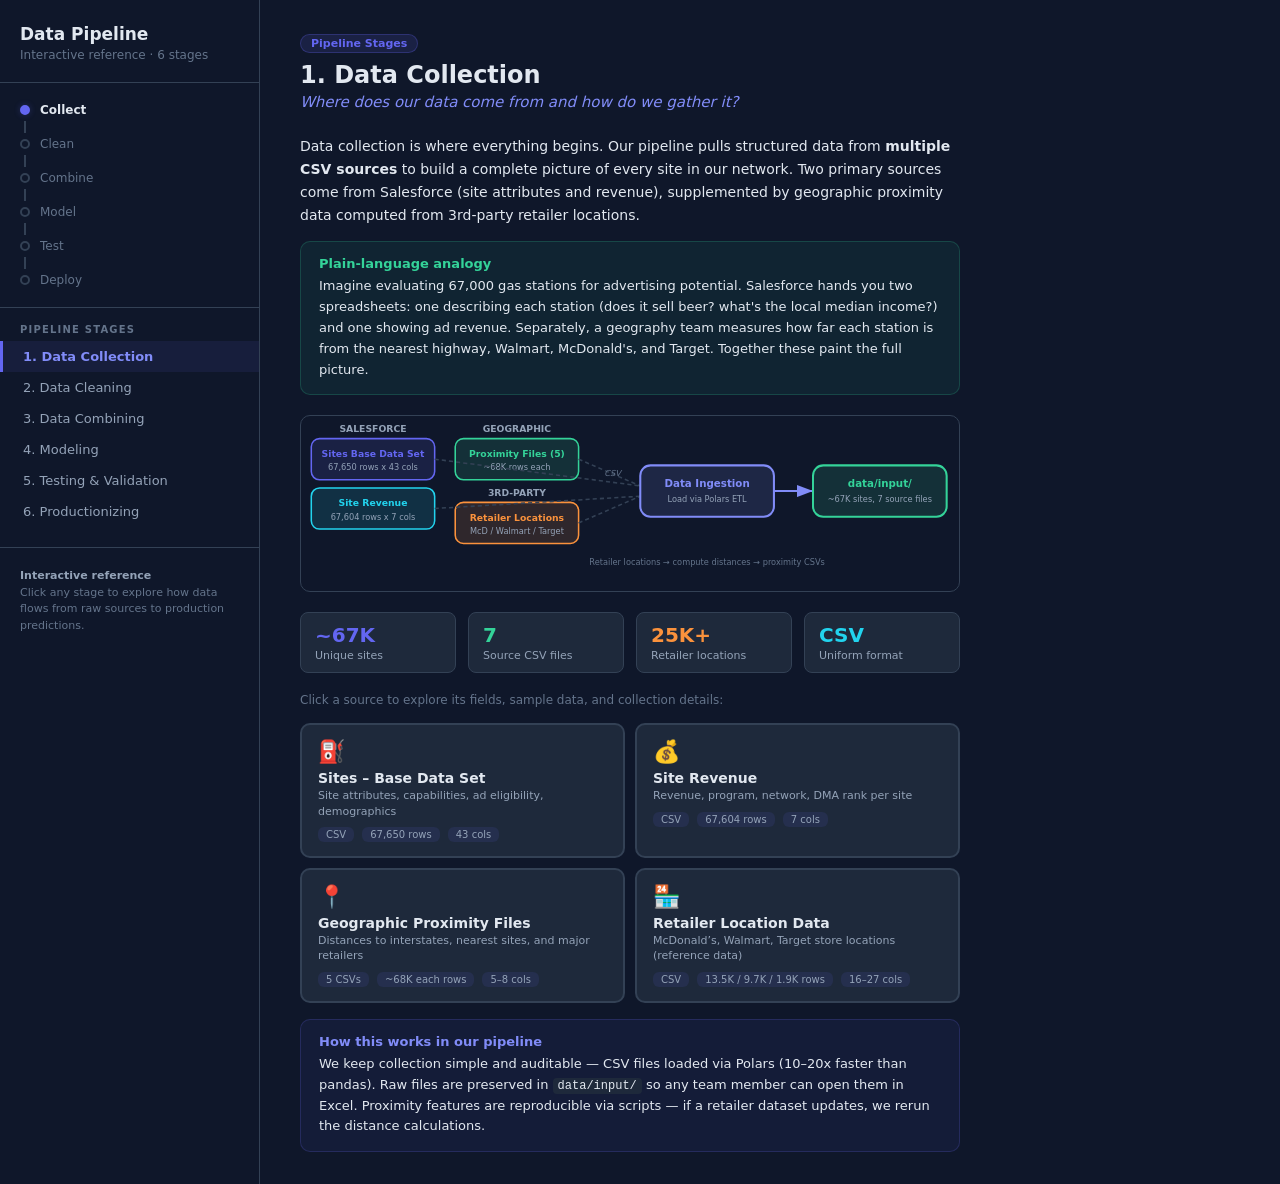
<file: docs/data-pipeline-glossary.html>
<!DOCTYPE html>
<html lang="en">
<head>
<meta charset="UTF-8">
<meta name="viewport" content="width=device-width, initial-scale=1.0">
<title>Data Pipeline Glossary</title>
<style>
*, *::before, *::after { box-sizing: border-box; margin: 0; padding: 0; }
body { font-family: system-ui, -apple-system, sans-serif; background: #0f172a; color: #e2e8f0; display: flex; min-height: 100vh; }
#sidebar { width: 260px; flex-shrink: 0; border-right: 1px solid #334155; padding: 24px 0; overflow-y: auto; }
.sidebar-header { padding: 0 20px 20px; border-bottom: 1px solid #334155; }
.sidebar-header h1 { font-size: 17px; font-weight: 700; }
.sidebar-header p { font-size: 12px; color: #64748b; margin-top: 4px; }
.cat-label { padding: 0 20px; font-size: 10px; font-weight: 700; text-transform: uppercase; letter-spacing: 1.2px; color: #64748b; margin: 16px 0 6px; }
.nav-btn { display: block; width: 100%; text-align: left; border: none; cursor: pointer; background: transparent; border-left: 3px solid transparent; padding: 8px 20px; font-family: inherit; font-size: 13px; color: #94a3b8; transition: all 0.15s; }
.nav-btn:hover { background: rgba(99,102,241,0.06); }
.nav-btn.active { background: rgba(99,102,241,0.09); border-left-color: #6366f1; color: #818cf8; font-weight: 600; }
.sidebar-footer { padding: 20px; margin-top: 20px; border-top: 1px solid #334155; font-size: 11px; color: #64748b; line-height: 1.5; }
.pipeline-progress { padding: 16px 20px; border-bottom: 1px solid #334155; }
.pip-step { display: flex; align-items: center; gap: 10px; padding: 4px 0; font-size: 12px; color: #64748b; }
.pip-dot { width: 10px; height: 10px; border-radius: 50%; border: 2px solid #334155; flex-shrink: 0; }
.pip-line { width: 2px; height: 12px; background: #334155; margin-left: 4px; }
#main { flex: 1; padding: 32px 40px; max-width: 740px; overflow-y: auto; }
.pill { display: inline-block; font-size: 11px; font-weight: 600; padding: 2px 10px; border-radius: 99px; background: rgba(99,102,241,0.13); color: #6366f1; border: 1px solid rgba(99,102,241,0.27); }
#entry-title { font-size: 24px; font-weight: 700; margin: 8px 0 4px; }
#entry-question { font-size: 15px; color: #818cf8; font-style: italic; margin-bottom: 24px; }
.etext { font-size: 14px; line-height: 1.65; margin-bottom: 14px; }
.analogy-box, .why-box, .detail-box { border-radius: 10px; padding: 14px 18px; margin-top: 14px; }
.analogy-box { background: rgba(52,211,153,0.07); border: 1px solid rgba(52,211,153,0.2); }
.why-box { background: rgba(99,102,241,0.07); border: 1px solid rgba(99,102,241,0.2); margin-top: 16px; }
.detail-box { background: rgba(251,146,60,0.07); border: 1px solid rgba(251,146,60,0.2); margin-top: 14px; }
.box-label { font-size: 13px; font-weight: 700; margin-bottom: 5px; }
.analogy-box .box-label { color: #34d399; }
.why-box .box-label { color: #818cf8; }
.detail-box .box-label { color: #fb923c; }
.box-body { font-size: 13px; line-height: 1.6; }
.stats-row { display: flex; gap: 12px; margin: 16px 0; flex-wrap: wrap; }
.stat-card { background: #1e293b; border: 1px solid #334155; border-radius: 8px; padding: 10px 14px; flex: 1; min-width: 100px; }
.stat-val { font-size: 20px; font-weight: 700; }
.stat-label { font-size: 11px; color: #94a3b8; margin-top: 2px; }
.cap { font-size: 12px; color: #64748b; margin-bottom: 8px; }
.subcap { font-size: 11px; color: #64748b; margin-top: 6px; }
.flow-wrap { margin: 20px 0; }
.flow-wrap svg { width: 100%; display: block; }
table.tt { width: 100%; border-collapse: collapse; font-size: 12px; margin-top: 14px; }
table.tt th { padding: 6px 10px; text-align: left; color: #64748b; font-weight: 500; border-bottom: 1px solid #334155; }
table.tt td { padding: 6px 10px; }
table.tt tr:nth-child(even) td { background: #111827; }
code { background: #1e293b; padding: 1px 5px; border-radius: 4px; font-size: 12px; font-family: "SF Mono", Monaco, Consolas, monospace; }
.source-grid { display: grid; grid-template-columns: 1fr 1fr; gap: 10px; margin: 16px 0; }
.source-card { background: #1e293b; border: 2px solid #334155; border-radius: 10px; padding: 14px 16px; cursor: pointer; transition: all 0.15s; }
.source-card:hover { border-color: #475569; }
.source-card.active { border-color: #6366f1; background: rgba(99,102,241,0.08); }
.source-icon { font-size: 22px; margin-bottom: 6px; }
.source-name { font-size: 14px; font-weight: 700; margin-bottom: 2px; }
.source-desc { font-size: 11px; color: #94a3b8; line-height: 1.4; }
.source-meta { display: flex; gap: 8px; margin-top: 8px; flex-wrap: wrap; }
.source-meta span { font-size: 10px; padding: 2px 8px; border-radius: 6px; background: rgba(99,102,241,0.1); color: #94a3b8; }
.source-detail { background: #111827; border: 1px solid #334155; border-radius: 10px; padding: 18px; margin-top: 12px; display: none; }
.source-detail.visible { display: block; }
.detail-header { font-size: 16px; font-weight: 700; margin-bottom: 12px; }
.detail-section { margin-top: 14px; }
.detail-section h4 { font-size: 12px; font-weight: 700; color: #94a3b8; text-transform: uppercase; letter-spacing: 0.8px; margin-bottom: 8px; }
.sample-table { width: 100%; border-collapse: collapse; font-size: 11px; }
.sample-table th { padding: 5px 8px; text-align: left; color: #64748b; font-weight: 600; border-bottom: 1px solid #334155; background: #0f172a; }
.sample-table td { padding: 5px 8px; border-bottom: 1px solid #1e293b; font-family: "SF Mono", Monaco, Consolas, monospace; }
.sample-wrap { max-height: 180px; overflow-y: auto; border-radius: 8px; border: 1px solid #334155; }
/* Cleaning-specific */
.step-card { background: #1e293b; border: 2px solid #334155; border-radius: 10px; padding: 16px; margin-top: 12px; cursor: pointer; transition: all 0.15s; }
.step-card:hover { border-color: #475569; }
.step-card.open { border-color: #6366f1; }
.step-num { display: inline-flex; align-items: center; justify-content: center; width: 24px; height: 24px; border-radius: 50%; font-size: 12px; font-weight: 700; margin-right: 8px; flex-shrink: 0; }
.step-title { font-size: 14px; font-weight: 700; }
.step-sub { font-size: 12px; color: #94a3b8; margin-top: 4px; }
.step-detail { margin-top: 12px; display: none; font-size: 13px; line-height: 1.6; }
.step-card.open .step-detail { display: block; }
.before-after { display: grid; grid-template-columns: 1fr 30px 1fr; gap: 8px; align-items: start; margin: 14px 0; }
.ba-col { background: #111827; border: 1px solid #334155; border-radius: 8px; padding: 10px; font-size: 12px; }
.ba-col h5 { font-size: 10px; font-weight: 700; color: #94a3b8; text-transform: uppercase; margin-bottom: 6px; }
.ba-arrow { display: flex; align-items: center; justify-content: center; color: #6366f1; font-size: 18px; padding-top: 24px; }
.funnel-row { margin: 4px 0; display: flex; align-items: center; gap: 10px; }
.funnel-bar { height: 26px; border-radius: 5px; display: flex; align-items: center; padding: 0 10px; font-size: 11px; font-weight: 600; color: #0f172a; min-width: 40px; }
.funnel-label { font-size: 12px; color: #94a3b8; min-width: 160px; }
.placeholder { text-align: center; padding: 60px 20px; color: #475569; }
.placeholder-icon { font-size: 48px; margin-bottom: 12px; }
.placeholder-text { font-size: 15px; line-height: 1.6; }
</style>
</head>
<body>
<nav id="sidebar">
  <div class="sidebar-header"><h1>Data Pipeline</h1><p id="count-label"></p></div>
  <div id="pipeline-viz"></div>
  <div id="nav-list"></div>
  <div class="sidebar-footer"><strong style="color:#94a3b8">Interactive reference</strong><br>Click any stage to explore how data flows from raw sources to production predictions.</div>
</nav>
<main id="main">
  <div id="ep"></div><h2 id="entry-title"></h2><p id="entry-question"></p><div id="ec"></div>
</main>
<script>
const C={accent:"#6366f1",accentLt:"#818cf8",green:"#34d399",orange:"#fb923c",pink:"#f472b6",cyan:"#22d3ee",yellow:"#facc15",red:"#f87171",border:"#334155",surface:"#1e293b",dim:"#64748b",muted:"#94a3b8",bg:"#0f172a",text:"#e2e8f0"};
function analogyHTML(t){return`<div class="analogy-box"><div class="box-label">Plain-language analogy</div><div class="box-body">${t}</div></div>`;}
function whyHTML(t,title){return`<div class="why-box"><div class="box-label">${title||"How this works in our pipeline"}</div><div class="box-body">${t}</div></div>`;}
function detailHTML(t,title){return`<div class="detail-box"><div class="box-label">${title||"Key detail"}</div><div class="box-body">${t}</div></div>`;}

/* ================================================================
 *  ENTRY: Data Collection
 * ================================================================ */
const DATA_SOURCES = [
  { id:"sites_base", icon:"\u26fd", name:"Sites \u2013 Base Data Set", desc:"Site attributes, capabilities, ad eligibility, demographics", source:"Salesforce", format:"CSV", rows:"67,650", cols:43, color:C.accent,
    fields:["ID - Gbase","Avg Daily Impressions","Avg Household Income","Median Age","C - Sells Beer","C - NFC Enabled","C - Open 24 Hours","R - Restaurants - QSR"],
    sample:[["5fa964f8...","121","$87,841","36.8","Yes","Unknown","No","false"],["5fa965a5...","83","$58,509","32.1","No","Yes","No","false"],["5fa97143...","209","$60,411","35.3","Yes","Yes","No","true"]],
    notes:"Exported from Salesforce. Each row is a gas station/convenience store identified by Gbase ID. 43 columns: site capabilities (C- prefix: sells beer, diesel, NFC, EMV, 24hrs), ad category eligibility (R- prefix: lottery, automotive, restaurant, CPG ads), and local demographics (household income, median age). Also includes Average Daily Impressions \u2014 estimated foot traffic."
  },
  { id:"site_revenue", icon:"\ud83d\udcb0", name:"Site Revenue", desc:"Revenue, program, network, DMA rank per site", source:"Salesforce", format:"CSV", rows:"67,604", cols:7, color:C.cyan,
    fields:["ID - Gbase","Sellable","Schedulable","Program","Network","Average Revenue","Average DMA Rank"],
    sample:[["57745759...","true","true","IOTV2","Wayne","$136.13","8"],["57745759...","true","true","Dover - IOTV2","Dover","$531.55","8"],["57745759...","true","true","IOTV2","Wayne","$49.73","116"]],
    notes:"From Salesforce. Revenue per site-program combination. A single site can appear on multiple rows for different programs (IOTV2, Dover - IOTV2, etc.). Average Revenue is the target variable our model predicts. Sellable/Schedulable flags indicate whether the site is active for ad placement."
  },
  { id:"geo_prox", icon:"\ud83d\udccd", name:"Geographic Proximity Files", desc:"Distances to interstates, nearest sites, and major retailers", source:"Computed from geodata", format:"5 CSVs", rows:"~68K each", cols:"5\u20138", color:C.green,
    fields:["GTVID","Latitude","Longitude","nearest_site_distance_mi","distance_to_interstate_mi"],
    sample:[["5fa964f8...","33.4484","-112.074","0.82 mi","1.34 mi"],["5fa965a5...","40.7128","-74.006","0.15 mi","3.21 mi"],["5fa97143...","41.8781","-87.630","0.44 mi","0.67 mi"]],
    notes:"Five CSV files: <strong>nearest_site_distances.csv</strong>, <strong>site_interstate_distances.csv</strong>, <strong>site_walmart_distances.csv</strong>, <strong>site_mcdonalds_distances.csv</strong>, <strong>site_target_distances.csv</strong>. Each measures distance from every site to the nearest instance of that feature. Computed via haversine formula from raw lat/lon coordinates."
  },
  { id:"retailer_geo", icon:"\ud83c\udfea", name:"Retailer Location Data", desc:"McDonald\u2019s, Walmart, Target store locations (reference data)", source:"3rd-party geodata", format:"CSV", rows:"13.5K / 9.7K / 1.9K", cols:"16\u201327", color:C.orange,
    fields:["dba","store_number","address","city","state","zip_code","latitude","longitude"],
    sample:[["McDonald's","12345","123 Main St","Phoenix","AZ","85001","33.448","-112.074"],["Walmart","4521","456 Oak Ave","Houston","TX","77001","29.760","-95.370"],["Target","T-0892","789 Elm Blvd","Chicago","IL","60601","41.878","-87.630"]],
    notes:"Three CSVs: <strong>mcdonalds_geodata.csv</strong> (13,589), <strong>walmart_geodata.csv</strong> (9,784), <strong>target_geo_data.csv</strong> (1,982). Not used directly as model features \u2014 they\u2019re reference points for computing the proximity distances above. Proximity to high-traffic retailers is a strong signal for advertising revenue potential."
  }
];

const collectionEntry = {
  render() {
    const flowSvg = `<div class="flow-wrap"><svg viewBox="0 0 640 170" xmlns="http://www.w3.org/2000/svg" style="background:${C.bg};border-radius:10px;border:1px solid ${C.border}">
      <text x="70" y="16" text-anchor="middle" fill="${C.muted}" font-size="9" font-weight="600">SALESFORCE</text>
      <rect x="10" y="22" width="120" height="40" rx="8" fill="${C.accent}22" stroke="${C.accent}" stroke-width="1.5"/>
      <text x="70" y="40" text-anchor="middle" fill="${C.accent}" font-size="9" font-weight="700">Sites Base Data Set</text>
      <text x="70" y="53" text-anchor="middle" fill="${C.muted}" font-size="8">67,650 rows x 43 cols</text>
      <rect x="10" y="70" width="120" height="40" rx="8" fill="${C.cyan}22" stroke="${C.cyan}" stroke-width="1.5"/>
      <text x="70" y="88" text-anchor="middle" fill="${C.cyan}" font-size="9" font-weight="700">Site Revenue</text>
      <text x="70" y="101" text-anchor="middle" fill="${C.muted}" font-size="8">67,604 rows x 7 cols</text>
      <text x="210" y="16" text-anchor="middle" fill="${C.muted}" font-size="9" font-weight="600">GEOGRAPHIC</text>
      <rect x="150" y="22" width="120" height="40" rx="8" fill="${C.green}22" stroke="${C.green}" stroke-width="1.5"/>
      <text x="210" y="40" text-anchor="middle" fill="${C.green}" font-size="9" font-weight="700">Proximity Files (5)</text>
      <text x="210" y="53" text-anchor="middle" fill="${C.muted}" font-size="8">~68K rows each</text>
      <text x="210" y="78" text-anchor="middle" fill="${C.muted}" font-size="9" font-weight="600">3RD-PARTY</text>
      <rect x="150" y="84" width="120" height="40" rx="8" fill="${C.orange}22" stroke="${C.orange}" stroke-width="1.5"/>
      <text x="210" y="102" text-anchor="middle" fill="${C.orange}" font-size="9" font-weight="700">Retailer Locations</text>
      <text x="210" y="115" text-anchor="middle" fill="${C.muted}" font-size="8">McD / Walmart / Target</text>
      <line x1="130" y1="42" x2="330" y2="68" stroke="${C.border}" stroke-width="1.5" stroke-dasharray="4,3"/>
      <line x1="130" y1="90" x2="330" y2="78" stroke="${C.border}" stroke-width="1.5" stroke-dasharray="4,3"/>
      <line x1="270" y1="42" x2="330" y2="68" stroke="${C.border}" stroke-width="1.5" stroke-dasharray="4,3"/>
      <line x1="270" y1="104" x2="330" y2="78" stroke="${C.border}" stroke-width="1.5" stroke-dasharray="4,3"/>
      <text x="295" y="58" fill="${C.dim}" font-size="8" font-style="italic">CSV</text>
      <rect x="330" y="48" width="130" height="50" rx="10" fill="${C.accentLt}22" stroke="${C.accentLt}" stroke-width="2"/>
      <text x="395" y="69" text-anchor="middle" fill="${C.accentLt}" font-size="10" font-weight="700">Data Ingestion</text>
      <text x="395" y="84" text-anchor="middle" fill="${C.muted}" font-size="8">Load via Polars ETL</text>
      <line x1="460" y1="73" x2="498" y2="73" stroke="${C.accentLt}" stroke-width="2" marker-end="url(#ah)"/>
      <rect x="498" y="48" width="130" height="50" rx="10" fill="${C.green}22" stroke="${C.green}" stroke-width="2"/>
      <text x="563" y="69" text-anchor="middle" fill="${C.green}" font-size="10" font-weight="700">data/input/</text>
      <text x="563" y="84" text-anchor="middle" fill="${C.muted}" font-size="8">~67K sites, 7 source files</text>
      <text x="395" y="145" text-anchor="middle" fill="${C.dim}" font-size="8">Retailer locations \u2192 compute distances \u2192 proximity CSVs</text>
      <defs><marker id="ah" markerWidth="8" markerHeight="6" refX="8" refY="3" orient="auto"><polygon points="0 0, 8 3, 0 6" fill="${C.accentLt}"/></marker></defs>
    </svg></div>`;
    let cards=`<p class="cap" style="margin-top:20px">Click a source to explore its fields, sample data, and collection details:</p><div class="source-grid">`;
    DATA_SOURCES.forEach(s=>{cards+=`<div class="source-card" data-src="${s.id}"><div class="source-icon">${s.icon}</div><div class="source-name">${s.name}</div><div class="source-desc">${s.desc}</div><div class="source-meta"><span>${s.format}</span><span>${s.rows} rows</span><span>${s.cols} cols</span></div></div>`;});
    cards+=`</div>`;
    return `
      <p class="etext">Data collection is where everything begins. Our pipeline pulls structured data from <strong>multiple CSV sources</strong> to build a complete picture of every site in our network. Two primary sources come from Salesforce (site attributes and revenue), supplemented by geographic proximity data computed from 3rd-party retailer locations.</p>
      ${analogyHTML("Imagine evaluating 67,000 gas stations for advertising potential. Salesforce hands you two spreadsheets: one describing each station (does it sell beer? what's the local median income?) and one showing ad revenue. Separately, a geography team measures how far each station is from the nearest highway, Walmart, McDonald's, and Target. Together these paint the full picture.")}
      ${flowSvg}
      <div class="stats-row">
        <div class="stat-card"><div class="stat-val" style="color:${C.accent}">~67K</div><div class="stat-label">Unique sites</div></div>
        <div class="stat-card"><div class="stat-val" style="color:${C.green}">7</div><div class="stat-label">Source CSV files</div></div>
        <div class="stat-card"><div class="stat-val" style="color:${C.orange}">25K+</div><div class="stat-label">Retailer locations</div></div>
        <div class="stat-card"><div class="stat-val" style="color:${C.cyan}">CSV</div><div class="stat-label">Uniform format</div></div>
      </div>
      ${cards}
      <div class="source-detail" id="source-detail"></div>
      ${whyHTML("We keep collection simple and auditable \u2014 CSV files loaded via Polars (10\u201320x faster than pandas). Raw files are preserved in <code>data/input/</code> so any team member can open them in Excel. Proximity features are reproducible via scripts \u2014 if a retailer dataset updates, we rerun the distance calculations.")}`;
  },
  init() {
    document.querySelectorAll(".source-card").forEach(card=>{
      card.addEventListener("click",()=>{
        const s=DATA_SOURCES.find(d=>d.id===card.dataset.src); if(!s) return;
        document.querySelectorAll(".source-card").forEach(c=>c.classList.remove("active")); card.classList.add("active");
        const det=document.getElementById("source-detail");
        det.innerHTML=`<div class="detail-header" style="color:${s.color}">${s.icon} ${s.name}</div>
          <div class="detail-section"><h4>Key Fields</h4><div style="display:flex;flex-wrap:wrap;gap:6px">${s.fields.map(f=>`<code>${f}</code>`).join("")}</div></div>
          <div class="detail-section"><h4>Sample Rows</h4><div class="sample-wrap"><table class="sample-table"><thead><tr>${s.fields.map(f=>`<th>${f}</th>`).join("")}</tr></thead><tbody>${s.sample.map(r=>`<tr>${r.map(c=>`<td>${c}</td>`).join("")}</tr>`).join("")}</tbody></table></div></div>
          <div class="detail-section"><h4>Notes</h4><p style="font-size:13px;line-height:1.6">${s.notes}</p></div>`;
        det.classList.add("visible");
      });
    });
  }
};


/* ================================================================
 *  ENTRY: Data Cleaning
 * ================================================================ */
const cleaningEntry = {
  render() {
    return `
      <p class="etext">Before any modeling can happen, raw data needs to be <strong>cleaned, standardized, and transformed</strong>. Our ETL pipeline in <code>data_transform.py</code> takes ~1.4 million monthly records and transforms them into a clean, ML-ready dataset of 26,099 active sites. Click each step below to see exactly what happens.</p>

      ${analogyHTML("Imagine you received a massive stack of monthly reports from 67,000 gas stations. Some reports have typos, some leave fields blank, some use \"Yes\" where others use \"true.\" Before you can analyze anything, you need to: standardize every form, consolidate monthly reports into one summary per station, toss out stations that are no longer active, and convert everything to numbers a computer can process.")}

      <p class="cap" style="margin-top:20px">Click each step to expand the details:</p>

      <div id="cleaning-steps">

        <div class="step-card" data-step="1">
          <div style="display:flex;align-items:center">
            <span class="step-num" style="background:${C.accent}22;color:${C.accent}">1</span>
            <span class="step-title" style="color:${C.accent}">Null Value Handling</span>
          </div>
          <div class="step-sub">Empty strings, "NA", "null", and "Unknown" \u2192 treated as missing</div>
          <div class="step-detail">
            <p>When loading <code>site_scores_revenue_and_diagnostics.csv</code>, the pipeline explicitly treats four string patterns as null values: <code>""</code>, <code>"NA"</code>, <code>"null"</code>, and <code>"Unknown"</code>. This prevents the model from treating the word "Unknown" as a real data value.</p>
            <div class="before-after">
              <div class="ba-col"><h5>Before</h5>
                <div style="font-family:monospace;font-size:11px;color:${C.orange}">
                  C - NFC Enabled: "Unknown"<br>
                  C - EMV Enabled: ""<br>
                  Avg Household Income: "null"<br>
                  Median Age: "NA"
                </div>
              </div>
              <div class="ba-arrow">\u2192</div>
              <div class="ba-col"><h5>After</h5>
                <div style="font-family:monospace;font-size:11px;color:${C.green}">
                  C - NFC Enabled: <em>null</em><br>
                  C - EMV Enabled: <em>null</em><br>
                  Avg Household Income: <em>null</em><br>
                  Median Age: <em>null</em>
                </div>
              </div>
            </div>
            ${detailHTML("Schema inference uses the first 10,000 rows to determine column types. This catches most type issues early, but edge cases (like a column that\u2019s numeric for 10K rows then has a string) are handled by Polars\u2019 strict typing.","Why this matters")}
          </div>
        </div>

        <div class="step-card" data-step="2">
          <div style="display:flex;align-items:center">
            <span class="step-num" style="background:${C.cyan}22;color:${C.cyan}">2</span>
            <span class="step-title" style="color:${C.cyan}">Monthly \u2192 Site-Level Aggregation</span>
          </div>
          <div class="step-sub">1.4M monthly records consolidated into 57,675 unique site rows</div>
          <div class="step-detail">
            <p>The raw data has one row per site per month. The pipeline aggregates to <strong>one row per site</strong> using different strategies depending on the column type:</p>
            <table class="tt">
              <thead><tr><th>Column Type</th><th>Strategy</th><th>Example</th></tr></thead>
              <tbody>
                <tr><td style="font-weight:600;color:${C.accent}">Revenue &amp; traffic metrics</td><td><strong>Sum</strong> total + compute <strong>average per month</strong></td><td>total_revenue, avg_monthly_impressions</td></tr>
                <tr><td style="font-weight:600;color:${C.cyan}">Site metadata</td><td><strong>Last value</strong> (most recent month)</td><td>status, network, retailer, lat/lon</td></tr>
                <tr><td style="font-weight:600;color:${C.green}">Capability flags</td><td><strong>Last value</strong> (most current state)</td><td>c_sells_beer, c_nfc_enabled</td></tr>
                <tr><td style="font-weight:600;color:${C.orange}">Ad eligibility flags</td><td><strong>Last value</strong></td><td>r_lottery, r_restaurants_qsr</td></tr>
                <tr><td style="font-weight:600;color:${C.pink}">Temporal</td><td><strong>Count</strong> distinct months + date range</td><td>active_months, first_month, last_month</td></tr>
              </tbody>
            </table>
            <div class="before-after" style="margin-top:14px">
              <div class="ba-col"><h5>Before: 1.4M rows</h5><div style="font-size:11px;color:${C.muted}">Site A \u2192 Jan: $500<br>Site A \u2192 Feb: $620<br>Site A \u2192 Mar: $480<br>\u2026 (up to 47 months)</div></div>
              <div class="ba-arrow">\u2192</div>
              <div class="ba-col"><h5>After: 57,675 rows</h5><div style="font-size:11px;color:${C.muted}">Site A \u2192 total: $19,200<br>avg_monthly: $533<br>active_months: 36<br>status: Active</div></div>
            </div>
            ${detailHTML("Also computes <strong>relative strength features</strong> \u2014 momentum indicators that compare recent performance (3-month) to longer windows (6, 12, 24 months). These detect whether a site is trending up or down. Missing values default to 1.0 (neutral trend).","Relative strength features")}
          </div>
        </div>

        <div class="step-card" data-step="3">
          <div style="display:flex;align-items:center">
            <span class="step-num" style="background:${C.green}22;color:${C.green}">3</span>
            <span class="step-title" style="color:${C.green}">Geospatial Feature Joining</span>
          </div>
          <div class="step-sub">6 distance files left-joined onto site data via GTVID</div>
          <div class="step-detail">
            <p>After aggregation, six proximity datasets are <strong>left-joined</strong> to add location quality features. Left join means every site is kept even if a distance file is missing that site.</p>
            <table class="tt">
              <thead><tr><th>Distance File</th><th>Column Added</th><th>Match Rate</th></tr></thead>
              <tbody>
                <tr><td>nearest_site_distances.csv</td><td><code>min_distance_to_nearest_site_mi</code></td><td style="color:${C.green}">100%</td></tr>
                <tr><td>site_interstate_distances.csv</td><td><code>min_distance_to_interstate_mi</code></td><td style="color:${C.green}">100%</td></tr>
                <tr><td>site_kroger_distances.csv</td><td><code>min_distance_to_kroger_mi</code></td><td style="color:${C.green}">100%</td></tr>
                <tr><td>site_mcdonalds_distances.csv</td><td><code>min_distance_to_mcdonalds_mi</code></td><td style="color:${C.green}">100%</td></tr>
                <tr><td>site_walmart_distances.csv</td><td><code>min_distance_to_walmart_mi</code></td><td style="color:${C.green}">100%</td></tr>
                <tr><td>site_target_distances.csv</td><td><code>min_distance_to_target_mi</code></td><td style="color:${C.green}">100%</td></tr>
              </tbody>
            </table>
            ${detailHTML("Interstate distances are <strong>pre-aggregated</strong> before joining: some sites are near multiple interstates, so the pipeline takes the minimum distance per site via <code>group_by('GTVID').agg(min(distance))</code>. Walmart and Target distances are computed from raw geodata using the haversine formula in 10K-site chunks to control memory.","Pre-aggregation detail")}
          </div>
        </div>

        <div class="step-card" data-step="4">
          <div style="display:flex;align-items:center">
            <span class="step-num" style="background:${C.orange}22;color:${C.orange}">4</span>
            <span class="step-title" style="color:${C.orange}">Log Transformations</span>
          </div>
          <div class="step-sub">13 right-skewed features transformed to normalize distributions</div>
          <div class="step-detail">
            <p>Revenue and distance metrics are heavily right-skewed (most sites cluster at low values, with a long tail of high performers). Log transformation compresses this tail so the model treats differences proportionally.</p>
            <table class="tt">
              <thead><tr><th>Original Column</th><th>New Column</th><th>Formula</th></tr></thead>
              <tbody>
                <tr><td>total_revenue</td><td><code>log_total_revenue</code></td><td>sign(x) \u00d7 log(1+|x|)</td></tr>
                <tr><td>total_monthly_impressions</td><td><code>log_total_monthly_impressions</code></td><td>log(x+1)</td></tr>
                <tr><td>min_distance_to_walmart_mi</td><td><code>log_min_distance_to_walmart_mi</code></td><td>log(x+1)</td></tr>
                <tr><td>avg_household_income</td><td><code>log_avg_household_income</code></td><td>sign(x) \u00d7 log(1+|x|)</td></tr>
                <tr><td colspan="3" style="color:${C.dim}">...and 9 more (all revenue, traffic, and distance columns)</td></tr>
              </tbody>
            </table>
            ${detailHTML("The formula is <strong>sign-preserving</strong>: for unsigned integers it uses log(x+1), for signed types it uses sign(x) \u00d7 log(1+|x|). This handles the rare negative revenue records without losing the sign information. The +1 ensures log(0) doesn\u2019t produce -infinity.","Why sign-preserving?")}
          </div>
        </div>

        <div class="step-card" data-step="5">
          <div style="display:flex;align-items:center">
            <span class="step-num" style="background:${C.pink}22;color:${C.pink}">5</span>
            <span class="step-title" style="color:${C.pink}">Flag Encoding</span>
          </div>
          <div class="step-sub">51 capability &amp; restriction flags converted from strings to numbers</div>
          <div class="step-detail">
            <p>The source data stores flags as mixed-format strings. The pipeline normalizes all 51 flags to numeric 0/1 values:</p>
            <table class="tt">
              <thead><tr><th>Source Format</th><th>Encoding</th><th>Example Columns</th></tr></thead>
              <tbody>
                <tr><td style="color:${C.cyan}">Boolean (true/false)</td><td>true\u21921, false\u21920</td><td>c_vistar_programmatic_enabled</td></tr>
                <tr><td style="color:${C.green}">Yes/No/Unknown</td><td>Yes\u21921, No\u21920, Unknown\u2192null</td><td>c_sells_beer, c_nfc_enabled</td></tr>
                <tr><td style="color:${C.orange}">Ad eligibility (true/false strings)</td><td>Lowercase, cast to Int8</td><td>r_lottery, r_restaurants_qsr</td></tr>
              </tbody>
            </table>
            <div class="before-after" style="margin-top:14px">
              <div class="ba-col"><h5>Before</h5><div style="font-family:monospace;font-size:11px;color:${C.orange}">c_sells_beer: "Yes"<br>c_nfc_enabled: "Unknown"<br>r_lottery: "false"<br>c_open_24_hours: "No"</div></div>
              <div class="ba-arrow">\u2192</div>
              <div class="ba-col"><h5>After</h5><div style="font-family:monospace;font-size:11px;color:${C.green}">c_sells_beer_encoded: 1<br>c_nfc_enabled_encoded: null<br>r_lottery_encoded: 0<br>c_open_24_hours_encoded: 0</div></div>
            </div>
            <p style="margin-top:10px;font-size:12px;color:${C.muted}">Original string columns are <strong>dropped</strong> after encoding. ~40 encoded flag columns remain in the final dataset, with suffix <code>_encoded</code>.</p>
          </div>
        </div>

        <div class="step-card" data-step="6">
          <div style="display:flex;align-items:center">
            <span class="step-num" style="background:${C.yellow}22;color:${C.yellow}">6</span>
            <span class="step-title" style="color:${C.yellow}">High-Cardinality Binning</span>
          </div>
          <div class="step-sub">Retailer, brand names binned to top N + "Other"</div>
          <div class="step-detail">
            <p>Some categorical columns have hundreds of unique values. The pipeline bins rare values into an "Other" bucket to prevent the model from memorizing noise:</p>
            <table class="tt">
              <thead><tr><th>Column</th><th>Original Values</th><th>After Binning</th></tr></thead>
              <tbody>
                <tr><td style="font-weight:600">retailer</td><td>Hundreds of unique names</td><td style="color:${C.green}">Top 30 + "Other"</td></tr>
                <tr><td style="font-weight:600">brand_c_store</td><td>Hundreds of unique names</td><td style="color:${C.green}">Top 30 + "Other"</td></tr>
                <tr><td style="font-weight:600">brand_fuel</td><td>~10+ values</td><td style="color:${C.green}">Top 10 + "Other"</td></tr>
              </tbody>
            </table>
            ${detailHTML("\"Top N\" is determined by frequency \u2014 the most common 30 retailer names are preserved, and all rare retailers are grouped into a single \"Other\" category. This keeps the model from overfitting to one-off retailer names while still capturing the effect of major chains.","Why bin?")}
          </div>
        </div>

        <div class="step-card" data-step="7">
          <div style="display:flex;align-items:center">
            <span class="step-num" style="background:${C.red}22;color:${C.red}">7</span>
            <span class="step-title" style="color:${C.red}">Training Set Filtering</span>
          </div>
          <div class="step-sub">57,675 sites filtered down to 26,099 ML-ready rows</div>
          <div class="step-detail">
            <p>The final step applies several filters to ensure only high-quality, relevant data goes into the model:</p>
            <div id="funnel-viz" style="margin:16px 0"></div>
            <table class="tt">
              <thead><tr><th>Filter</th><th>Why</th><th>Sites Removed</th></tr></thead>
              <tbody>
                <tr><td style="font-weight:600;color:${C.red}">Active status only</td><td>Deactivated sites would distort predictions</td><td>~31,500</td></tr>
                <tr><td style="font-weight:600;color:${C.red}">Remove negative revenue</td><td>Data errors / refunds that would skew the model</td><td>~2</td></tr>
                <tr><td style="font-weight:600;color:${C.orange}">Drop geo identifiers</td><td>Prevents model from memorizing state/county/zip</td><td>0 (cols dropped)</td></tr>
              </tbody>
            </table>
            ${detailHTML("Geographic columns (state, county, DMA, zip) are <strong>dropped</strong> rather than filtered. If the model learned that \"Texas\" means high revenue, it would fail on new states. Instead, geographic signal comes through the proximity features (distance to Walmart, etc.) which generalize better.","Why drop geo IDs?")}
          </div>
        </div>

      </div>

      ${whyHTML("The full cleaning pipeline runs via <code>python3 -m site_scoring.data_transform</code> and outputs two files: <strong>site_aggregated_precleaned.parquet</strong> (all 57,675 sites, 102 columns) as a checkpoint, and <strong>site_training_data.parquet</strong> (26,099 active sites, 111 columns) as the final ML-ready dataset. Both are saved as Parquet for fast loading and as CSV for manual inspection.")}
    `;
  },

  init() {
    // Accordion behavior for step cards
    document.querySelectorAll("#cleaning-steps .step-card").forEach(card=>{
      card.addEventListener("click",()=>{
        const wasOpen=card.classList.contains("open");
        document.querySelectorAll("#cleaning-steps .step-card").forEach(c=>c.classList.remove("open"));
        if(!wasOpen) card.classList.add("open");
      });
    });

    // Render funnel visualization
    const funnelData=[
      {label:"Raw monthly records",val:1400000,color:C.accent},
      {label:"After site-level aggregation",val:57675,color:C.cyan},
      {label:"After Active-only filter",val:26101,color:C.orange},
      {label:"After negative revenue filter",val:26099,color:C.green},
    ];
    const maxVal=funnelData[0].val;
    const funnelEl=document.getElementById("funnel-viz");
    if(funnelEl){
      funnelEl.innerHTML=funnelData.map(d=>{
        const pct=Math.max(8,Math.round((d.val/maxVal)*100));
        return`<div class="funnel-row"><span class="funnel-label">${d.label}</span><div class="funnel-bar" style="width:${pct}%;background:${d.color}">${d.val.toLocaleString()}</div></div>`;
      }).join("");
    }
  }
};


/* ================================================================
 *  ENTRY: Data Combining
 * ================================================================ */
const JOIN_STEPS = [
  { id:"pre_combine", num:0, color:C.accent, title:"Pre-Combined Salesforce Data",
    sub:"Revenue + site attributes already merged into one 94-column CSV before pipeline runs",
    detail:`<p>The pipeline's primary input — <code>site_scores_revenue_and_diagnostics.csv</code> (971 MB, ~1.4M rows) — is itself a pre-combined dataset. Salesforce exports two sources: <strong>Sites Base Data Set</strong> (attributes, capabilities, demographics) and <strong>Site Revenue</strong> (monthly revenue, program, network). These are merged upstream before our pipeline ever touches them.</p>
      <table class="tt">
        <thead><tr><th>Source</th><th>Columns Contributed</th><th>Examples</th></tr></thead>
        <tbody>
          <tr><td style="font-weight:600;color:${C.accent}">Sites Base Data Set</td><td>~60 columns</td><td>demographics, capabilities (C-), ad eligibility (R-), brands</td></tr>
          <tr><td style="font-weight:600;color:${C.cyan}">Site Revenue</td><td>~20 columns</td><td>revenue, impressions, NVIs, screen_count, per-screen metrics</td></tr>
          <tr><td style="font-weight:600;color:${C.green}">Shared Keys</td><td>~14 columns</td><td>id_gbase, gtvid, date, network, state, lat/lon, program</td></tr>
        </tbody>
      </table>
      ${detailHTML("This pre-combination happens outside our codebase — Salesforce handles the join using <code>id_gbase</code> as the shared key. Our pipeline receives the already-merged file with 94 columns and 1.4M monthly rows (one row per site per month).","Where does the merge happen?")}`,
  },
  { id:"temporal_agg", num:1, color:C.cyan, title:"Temporal Aggregation (Monthly → Site-Level)",
    sub:"1.4M monthly records collapsed into 57,675 unique site rows via group_by on id_gbase",
    detail:`<p>The function <code>aggregate_site_metrics()</code> groups all monthly records by <code>id_gbase</code> and produces <strong>one row per site</strong>. Different column types use different aggregation strategies:</p>
      <div class="before-after">
        <div class="ba-col"><h5>Before: 1.4M rows</h5>
          <div style="font-family:monospace;font-size:11px;color:${C.orange}">
            Site A, Jan → $500<br>Site A, Feb → $620<br>Site A, Mar → $480<br>…(up to 47 months)<br><br>
            Site B, Jan → $320<br>Site B, Feb → $410<br>…
          </div>
        </div>
        <div class="ba-arrow">→</div>
        <div class="ba-col"><h5>After: 57,675 rows</h5>
          <div style="font-family:monospace;font-size:11px;color:${C.green}">
            Site A → total: $19,200<br>&nbsp;&nbsp;avg_monthly: $533<br>&nbsp;&nbsp;active_months: 36<br>&nbsp;&nbsp;status: Active<br><br>
            Site B → total: $8,760<br>&nbsp;&nbsp;avg_monthly: $365<br>&nbsp;&nbsp;active_months: 24
          </div>
        </div>
      </div>
      <table class="tt">
        <thead><tr><th>Strategy</th><th>Columns</th><th>Logic</th></tr></thead>
        <tbody>
          <tr><td style="font-weight:600;color:${C.accent}">Sum + Avg</td><td>revenue, impressions, NVIs, per-screen metrics</td><td><code>sum()</code> → total, then <code>total / active_months</code> → avg</td></tr>
          <tr><td style="font-weight:600;color:${C.cyan}">Last Value</td><td>status, network, retailer, lat/lon, demographics, flags</td><td><code>last()</code> after sorting by date — most recent state</td></tr>
          <tr><td style="font-weight:600;color:${C.green}">Count / Range</td><td>active_months, first_month, last_month</td><td><code>len()</code>, <code>min(date)</code>, <code>max(date)</code></td></tr>
        </tbody>
      </table>
      ${detailHTML("This step is really a <em>vertical combine</em> — collapsing multiple time-series rows into one summary row. The key insight: we don't lose temporal signal because <strong>relative strength features</strong> (computed next) capture momentum trends from the time-series data.","Why this is a combining step")}`,
  },
  { id:"rs_join", num:2, color:C.pink, title:"Relative Strength Feature Join",
    sub:"12 momentum features computed from monthly time-series, then joined back onto site rows",
    detail:`<p>Before collapsing, the pipeline dips back into the raw monthly data to compute <strong>relative strength (RS) features</strong> — momentum indicators comparing recent performance to historical averages. These are computed per-site via <code>calculate_all_relative_strength_features()</code> then joined back using <code>id_gbase</code>.</p>
      <table class="tt">
        <thead><tr><th>Horizon</th><th>Short Window</th><th>Long Window</th><th>What It Captures</th></tr></thead>
        <tbody>
          <tr><td style="font-weight:600;color:${C.pink}">Short-term</td><td>3 months (95 days)</td><td>6 months (185 days)</td><td>Recent quarter vs half-year</td></tr>
          <tr><td style="font-weight:600;color:${C.orange}">Medium-term</td><td>6 months (185 days)</td><td>12 months (370 days)</td><td>Half-year vs full year</td></tr>
          <tr><td style="font-weight:600;color:${C.accent}">Long-term</td><td>12 months (370 days)</td><td>24 months (740 days)</td><td>Year vs two-year trend</td></tr>
        </tbody>
      </table>
      <p style="margin-top:12px">Each horizon produces 4 features (Impressions, NVIs, Revenue, RevenuePerScreen) = <strong>12 RS columns total</strong>:</p>
      <div style="display:flex;flex-wrap:wrap;gap:6px;margin:10px 0">
        <code>rs_Impressions_95_185</code><code>rs_NVIs_95_185</code><code>rs_Revenue_95_185</code><code>rs_RevenuePerScreen_95_185</code>
        <code>rs_Impressions_185_370</code><code>rs_NVIs_185_370</code><code>rs_Revenue_185_370</code><code>rs_RevenuePerScreen_185_370</code>
        <code>rs_Impressions_370_740</code><code>rs_NVIs_370_740</code><code>rs_Revenue_370_740</code><code>rs_RevenuePerScreen_370_740</code>
      </div>
      ${detailHTML("RS > 1.0 means trending <strong>up</strong> (recent avg beats historical). RS < 1.0 means trending <strong>down</strong>. RS = 1.0 is neutral (or insufficient data — the default fill value). Sites need at least 2 months in each window to get a real RS value.","Reading RS values")}`,
  },
  { id:"geo_joins", num:3, color:C.green, title:"Geospatial Feature Joins (6 Left Joins)",
    sub:"6 distance CSVs joined sequentially via GTVID — nearest site, interstate, Kroger, McDonald's, Walmart, Target",
    detail:`<p>The function <code>join_geospatial_features()</code> performs <strong>6 sequential left joins</strong> to add location-quality features. Each distance file has one row per site identified by <code>GTVID</code>, which maps to the aggregated data's <code>gtvid</code> column.</p>
      <div id="join-diagram" style="margin:16px 0"></div>
      <table class="tt">
        <thead><tr><th>#</th><th>Source File</th><th>Column(s) Added</th><th>Pre-processing</th></tr></thead>
        <tbody>
          <tr><td style="font-weight:700;color:${C.green}">1</td><td>nearest_site_distances.csv</td><td><code>min_distance_to_nearest_site_mi</code>, <code>nearest_site</code></td><td>Column rename only</td></tr>
          <tr><td style="font-weight:700;color:${C.green}">2</td><td>site_interstate_distances.csv</td><td><code>min_distance_to_interstate_mi</code>, <code>nearest_interstate</code></td><td><strong>group_by(GTVID).min()</strong> — sites near multiple interstates</td></tr>
          <tr><td style="font-weight:700;color:${C.green}">3</td><td>site_kroger_distances.csv</td><td><code>min_distance_to_kroger_mi</code></td><td>Pre-aggregated (one row per site)</td></tr>
          <tr><td style="font-weight:700;color:${C.green}">4</td><td>site_mcdonalds_distances.csv</td><td><code>min_distance_to_mcdonalds_mi</code></td><td>Pre-aggregated</td></tr>
          <tr><td style="font-weight:700;color:${C.green}">5</td><td>site_walmart_distances.csv</td><td><code>min_distance_to_walmart_mi</code></td><td>Computed via haversine in 10K chunks</td></tr>
          <tr><td style="font-weight:700;color:${C.green}">6</td><td>site_target_distances.csv</td><td><code>min_distance_to_target_mi</code></td><td>Computed via haversine in 10K chunks</td></tr>
        </tbody>
      </table>
      ${detailHTML("All 6 are <strong>left joins</strong> — the site table drives the result, so no sites are lost even if a distance file is missing that GTVID. The join key is <code>left_on='gtvid', right_on='GTVID'</code> (case difference between the aggregated data and the distance files). Only <code>select()</code>ed columns are brought in to avoid polluting the dataset with duplicate lat/lon columns.","Why left joins?")}`,
  },
  { id:"final_output", num:4, color:C.orange, title:"Combined Output: Pre-Cleaned Dataset",
    sub:"57,675 sites × ~102 columns saved as site_aggregated_precleaned.parquet",
    detail:`<p>After all joins complete, the combined dataset is saved as both <strong>Parquet</strong> (fast binary) and <strong>CSV</strong> (human-readable) to <code>data/processed/</code>. This is the checkpoint between combining and the final training prep.</p>
      <div id="col-growth-viz" style="margin:16px 0"></div>
      <table class="tt">
        <thead><tr><th>Output File</th><th>Rows</th><th>Columns</th><th>Purpose</th></tr></thead>
        <tbody>
          <tr><td style="font-weight:600"><code>site_aggregated_precleaned.parquet</code></td><td>57,675</td><td>~102</td><td>Full precleaned checkpoint (all sites, all statuses)</td></tr>
          <tr><td style="font-weight:600"><code>site_aggregated_precleaned.csv</code></td><td>57,675</td><td>~102</td><td>Same data in CSV for manual inspection in Excel</td></tr>
          <tr><td style="font-weight:600"><code>site_training_data.parquet</code></td><td>26,099</td><td>~111</td><td>Final ML-ready dataset (active only, with log transforms + encoded flags)</td></tr>
        </tbody>
      </table>
      ${detailHTML("Column count grows from 94 (raw CSV) to ~102 (precleaned) because aggregation adds computed columns (totals, averages, RS features) and joins add distance columns. It then jumps to ~111 in the training set because log transforms and encoded flags add more columns while geo IDs are dropped.","Why the column count changes")}`,
  },
];

const combiningEntry = {
  render() {
    const joinSvg = `<div class="flow-wrap"><svg viewBox="0 0 640 220" xmlns="http://www.w3.org/2000/svg" style="background:${C.bg};border-radius:10px;border:1px solid ${C.border}">
      <defs>
        <marker id="aj" markerWidth="8" markerHeight="6" refX="8" refY="3" orient="auto"><polygon points="0 0, 8 3, 0 6" fill="${C.green}"/></marker>
        <marker id="aj2" markerWidth="8" markerHeight="6" refX="8" refY="3" orient="auto"><polygon points="0 0, 8 3, 0 6" fill="${C.cyan}"/></marker>
        <marker id="aj3" markerWidth="8" markerHeight="6" refX="8" refY="3" orient="auto"><polygon points="0 0, 8 3, 0 6" fill="${C.pink}"/></marker>
      </defs>
      <text x="75" y="16" text-anchor="middle" fill="${C.muted}" font-size="9" font-weight="600">RAW INPUT</text>
      <rect x="10" y="22" width="130" height="44" rx="8" fill="${C.accent}22" stroke="${C.accent}" stroke-width="1.5"/>
      <text x="75" y="40" text-anchor="middle" fill="${C.accent}" font-size="8" font-weight="700">site_scores_revenue_</text>
      <text x="75" y="51" text-anchor="middle" fill="${C.accent}" font-size="8" font-weight="700">and_diagnostics.csv</text>
      <text x="75" y="62" text-anchor="middle" fill="${C.muted}" font-size="7">1.4M rows × 94 cols</text>
      <line x1="140" y1="44" x2="195" y2="44" stroke="${C.cyan}" stroke-width="1.5" marker-end="url(#aj2)"/>
      <text x="168" y="38" fill="${C.dim}" font-size="7" text-anchor="middle">group_by</text>
      <text x="280" y="16" text-anchor="middle" fill="${C.muted}" font-size="9" font-weight="600">AGGREGATED</text>
      <rect x="195" y="22" width="170" height="44" rx="8" fill="${C.cyan}22" stroke="${C.cyan}" stroke-width="1.5"/>
      <text x="280" y="40" text-anchor="middle" fill="${C.cyan}" font-size="9" font-weight="700">57,675 Sites</text>
      <text x="280" y="53" text-anchor="middle" fill="${C.muted}" font-size="7">totals + averages + metadata</text>
      <text x="280" y="62" text-anchor="middle" fill="${C.muted}" font-size="7">key: id_gbase</text>
      <text x="75" y="90" text-anchor="middle" fill="${C.muted}" font-size="9" font-weight="600">MONTHLY DATA</text>
      <rect x="10" y="96" width="130" height="36" rx="8" fill="${C.pink}22" stroke="${C.pink}" stroke-width="1.5"/>
      <text x="75" y="113" text-anchor="middle" fill="${C.pink}" font-size="8" font-weight="700">RS Feature Computation</text>
      <text x="75" y="125" text-anchor="middle" fill="${C.muted}" font-size="7">3 horizons × 4 metrics</text>
      <line x1="140" y1="114" x2="195" y2="85" stroke="${C.pink}" stroke-width="1.5" stroke-dasharray="4,3" marker-end="url(#aj3)"/>
      <text x="160" y="93" fill="${C.pink}" font-size="7">+12 cols</text>
      <text x="75" y="155" text-anchor="middle" fill="${C.muted}" font-size="9" font-weight="600">6 DISTANCE FILES</text>
      <rect x="10" y="162" width="130" height="36" rx="8" fill="${C.green}22" stroke="${C.green}" stroke-width="1.5"/>
      <text x="75" y="179" text-anchor="middle" fill="${C.green}" font-size="8" font-weight="700">Proximity CSVs</text>
      <text x="75" y="191" text-anchor="middle" fill="${C.muted}" font-size="7">nearest, interstate, retailers</text>
      <line x1="140" y1="180" x2="278" y2="70" stroke="${C.green}" stroke-width="1.5" stroke-dasharray="4,3" marker-end="url(#aj)"/>
      <text x="195" y="135" fill="${C.green}" font-size="7">6 left joins</text>
      <text x="195" y="145" fill="${C.green}" font-size="7">on GTVID</text>
      <text x="195" y="155" fill="${C.green}" font-size="7">+8 cols</text>
      <line x1="365" y1="44" x2="425" y2="44" stroke="${C.orange}" stroke-width="2" marker-end="url(#aj)"/>
      <rect x="425" y="18" width="200" height="52" rx="10" fill="${C.orange}22" stroke="${C.orange}" stroke-width="2"/>
      <text x="525" y="38" text-anchor="middle" fill="${C.orange}" font-size="10" font-weight="700">Pre-Cleaned Dataset</text>
      <text x="525" y="51" text-anchor="middle" fill="${C.muted}" font-size="8">57,675 rows × ~102 cols</text>
      <text x="525" y="62" text-anchor="middle" fill="${C.muted}" font-size="7">site_aggregated_precleaned.parquet</text>
    </svg></div>`;

    let cards = `<p class="cap" style="margin-top:20px">Click each step to see the combining details:</p><div id="combining-steps">`;
    JOIN_STEPS.forEach(s => {
      cards += `<div class="step-card" data-step="${s.num}">
        <div style="display:flex;align-items:center">
          <span class="step-num" style="background:${s.color}22;color:${s.color}">${s.num}</span>
          <span class="step-title" style="color:${s.color}">${s.title}</span>
        </div>
        <div class="step-sub">${s.sub}</div>
        <div class="step-detail">${s.detail}</div>
      </div>`;
    });
    cards += `</div>`;

    return `
      <p class="etext">Data combining is where isolated sources become a <strong>single, unified dataset</strong>. Our pipeline merges temporal data (monthly records into site summaries), momentum features (relative strength trends), and spatial data (6 geographic proximity files) — all keyed on unique site identifiers. The result: one rich row per site with ~102 columns.</p>

      ${analogyHTML("Imagine you're building a profile for each of 57,675 gas stations. You start with a giant ledger of monthly reports (1.4M rows) and condense it into one summary card per station. Then you staple on distance measurements — how far is this station from the nearest highway? Walmart? McDonald's? Finally, you add trend arrows showing whether each station is doing better or worse recently. The result is one comprehensive card per station.")}

      ${joinSvg}

      <div class="stats-row">
        <div class="stat-card"><div class="stat-val" style="color:${C.accent}">94</div><div class="stat-label">Input columns</div></div>
        <div class="stat-card"><div class="stat-val" style="color:${C.cyan}">57,675</div><div class="stat-label">Sites after aggregation</div></div>
        <div class="stat-card"><div class="stat-val" style="color:${C.green}">6</div><div class="stat-label">Left joins</div></div>
        <div class="stat-card"><div class="stat-val" style="color:${C.orange}">~102</div><div class="stat-label">Output columns</div></div>
      </div>

      ${cards}

      ${whyHTML("The combining stage uses <strong>two different join keys</strong>: <code>id_gbase</code> for temporal aggregation (collapsing monthly → site-level) and <code>gtvid</code> for geospatial joins (attaching distance files). Both uniquely identify a site, but different source systems use different ID formats. All joins are left joins — preserving every site even when distance data is missing — to avoid silently dropping sites from the training set.")}
    `;
  },

  init() {
    // Accordion for step cards
    document.querySelectorAll("#combining-steps .step-card").forEach(card => {
      card.addEventListener("click", () => {
        const wasOpen = card.classList.contains("open");
        document.querySelectorAll("#combining-steps .step-card").forEach(c => c.classList.remove("open"));
        if (!wasOpen) card.classList.add("open");
      });
    });

    // Join diagram in the geo joins step
    const joinDiagEl = document.getElementById("join-diagram");
    if (joinDiagEl) {
      const joins = [
        { name: "nearest_site", file: "nearest_site_distances.csv", cols: "nearest_site, min_distance_to_nearest_site_mi", note: "rename only" },
        { name: "interstate", file: "site_interstate_distances.csv", cols: "min_distance_to_interstate_mi, nearest_interstate", note: "group_by min" },
        { name: "kroger", file: "site_kroger_distances.csv", cols: "min_distance_to_kroger_mi", note: "pre-aggregated" },
        { name: "mcdonalds", file: "site_mcdonalds_distances.csv", cols: "min_distance_to_mcdonalds_mi", note: "pre-aggregated" },
        { name: "walmart", file: "site_walmart_distances.csv", cols: "min_distance_to_walmart_mi", note: "haversine chunks" },
        { name: "target", file: "site_target_distances.csv", cols: "min_distance_to_target_mi", note: "haversine chunks" },
      ];
      joinDiagEl.innerHTML = joins.map((j, i) => {
        const shade = Math.round(60 + i * 25);
        return `<div style="display:flex;align-items:center;gap:10px;margin:6px 0;padding:8px 12px;background:#111827;border-radius:8px;border-left:3px solid ${C.green}">
          <span style="font-size:11px;font-weight:700;color:${C.green};min-width:18px">${i+1}</span>
          <div style="flex:1">
            <div style="font-size:12px;font-weight:600;color:${C.text}">${j.file}</div>
            <div style="font-size:11px;color:${C.muted}">→ <code>${j.cols}</code></div>
          </div>
          <span style="font-size:10px;padding:2px 8px;border-radius:6px;background:${C.green}15;color:${C.green};white-space:nowrap">${j.note}</span>
        </div>`;
      }).join("");
    }

    // Column growth bar chart in final output step
    const colGrowthEl = document.getElementById("col-growth-viz");
    if (colGrowthEl) {
      const stages = [
        { label: "Raw CSV input", cols: 94, color: C.accent },
        { label: "After aggregation (+totals, avgs)", cols: 80, color: C.cyan },
        { label: "+12 relative strength features", cols: 92, color: C.pink },
        { label: "+8 distance columns (6 joins)", cols: 102, color: C.green },
        { label: "Training set (+log, +encoded, -geo IDs)", cols: 111, color: C.orange },
      ];
      const maxC = stages[stages.length - 1].cols;
      colGrowthEl.innerHTML = `<p class="cap">Column count through the pipeline:</p>` + stages.map(s => {
        const pct = Math.max(15, Math.round((s.cols / maxC) * 100));
        return `<div class="funnel-row"><span class="funnel-label">${s.label}</span><div class="funnel-bar" style="width:${pct}%;background:${s.color}">${s.cols}</div></div>`;
      }).join("");
    }
  }
};


/* ================================================================
 *  ENTRY: Modeling
 * ================================================================ */
const MODEL_STEPS = [
  { id:"data_split", num:0, color:C.accent, title:"Train / Validation / Test Split",
    sub:"26,099 ML-ready sites randomly divided into 70% train, 15% validation, 15% test",
    detail:`<p>Before any model sees the data, the pipeline splits the 26,099 active sites into three independent sets using <code>torch.randperm()</code> for random shuffling:</p>
      <div id="split-viz" style="margin:16px 0"></div>
      <table class="tt">
        <thead><tr><th>Set</th><th>Sites</th><th>Purpose</th><th>When Used</th></tr></thead>
        <tbody>
          <tr><td style="font-weight:600;color:${C.accent}">Train (70%)</td><td>~18,269</td><td>Model learns patterns from this data</td><td>Every epoch — weights are updated</td></tr>
          <tr><td style="font-weight:600;color:${C.cyan}">Validation (15%)</td><td>~3,915</td><td>Monitors for overfitting, controls early stopping</td><td>End of each epoch — loss checked</td></tr>
          <tr><td style="font-weight:600;color:${C.pink}">Test (15%)</td><td>~3,915</td><td>Final unbiased performance metric</td><td>Once, after all training is complete</td></tr>
        </tbody>
      </table>
      ${detailHTML("The test set is <strong>never</strong> seen during training or used to influence any decisions (like stopping early or tuning hyperparameters). This keeps the final R² and MAE scores honest. The validation set <em>does</em> influence training (via early stopping), which is why reporting its metrics as 'test' metrics would be misleading.","Why three sets, not two?")}`,
  },
  { id:"feature_proc", num:1, color:C.cyan, title:"Feature Processing (3 Input Streams)",
    sub:"Numeric features scaled, categoricals embedded, booleans passed through directly",
    detail:`<p>The <code>DataProcessor</code> separates the ~102-column dataset into three distinct streams, each handled differently before entering the neural network:</p>
      <div id="input-streams-viz" style="margin:16px 0"></div>
      <table class="tt">
        <thead><tr><th>Stream</th><th>Count</th><th>Processing</th><th>Examples</th></tr></thead>
        <tbody>
          <tr><td style="font-weight:600;color:${C.cyan}">Numeric</td><td>~17 features</td><td>Clip to p1–p99, then <code>StandardScaler</code> (zero mean, unit variance), final clip ±10</td><td>log_total_revenue, rs_Revenue_95_185, median_age, log_min_distance_to_walmart_mi</td></tr>
          <tr><td style="font-weight:600;color:${C.green}">Categorical</td><td>~7 features</td><td><code>LabelEncoder</code> → integer IDs → learned <code>nn.Embedding</code> vectors (dim 4–16)</td><td>network, retailer, brand_fuel, program, experience_type</td></tr>
          <tr><td style="font-weight:600;color:${C.orange}">Boolean</td><td>~30 flags</td><td>Already 0/1 integers from encoding — passed directly as float tensors</td><td>c_sells_beer_encoded, r_finance_credit_cards_encoded, sellable_site_encoded</td></tr>
        </tbody>
      </table>
      ${detailHTML("Categorical features can't be fed as raw text to a neural network. Instead, each category gets a learned <strong>embedding</strong> — a dense vector that captures relationships. For example, the network might learn that 'Speedway' and 'Gilbarco' are similar in terms of revenue patterns, placing them near each other in embedding space. The embedding dimension is <code>min(16, (vocab_size+1)/2)</code>, with a floor of 4.","How embeddings work")}`,
  },
  { id:"architecture", num:2, color:C.green, title:"Neural Network Architecture (Residual MLP)",
    sub:"Embedding layer + 4 residual blocks (512→256→128→64 neurons) + single output",
    detail:`<p>The <code>SiteScoringModel</code> is a <strong>Residual Multi-Layer Perceptron</strong> — a deep feedforward network with skip connections. This design was chosen for its strong performance on tabular data with mixed feature types and its compatibility with Apple's MPS (Metal Performance Shaders) GPU backend.</p>
      <div id="arch-diagram" style="margin:16px 0"></div>
      <table class="tt">
        <thead><tr><th>Component</th><th>What It Does</th><th>Why</th></tr></thead>
        <tbody>
          <tr><td style="font-weight:600;color:${C.green}">ResidualBlock</td><td>Linear → BatchNorm → ReLU → Dropout → Linear → BatchNorm → Add skip → ReLU</td><td>Skip connections prevent vanishing gradients in deep networks</td></tr>
          <tr><td style="font-weight:600;color:${C.cyan}">BatchNorm1d</td><td>Normalizes each feature across the batch</td><td>Stabilizes training with large batch sizes (4,096)</td></tr>
          <tr><td style="font-weight:600;color:${C.orange}">Dropout (0.2)</td><td>Randomly zeros 20% of neurons during training</td><td>Prevents over-reliance on any single feature</td></tr>
          <tr><td style="font-weight:600;color:${C.pink}">Xavier Init</td><td>Weights initialized with gain=0.5</td><td>Prevents exploding/vanishing gradients at start</td></tr>
        </tbody>
      </table>
      ${detailHTML("A <strong>residual block</strong> lets each layer add its learning <em>on top of</em> what came before, rather than replacing it. Without skip connections, a 4-block deep network would struggle because gradients shrink as they flow backward through many layers. The skip connection provides a 'highway' for gradients, making deeper networks trainable.","What are residual connections?")}`,
  },
  { id:"training_loop", num:3, color:C.orange, title:"Training Loop (AdamW + Huber Loss + Early Stopping)",
    sub:"Up to 50 epochs with learning rate scheduling, gradient clipping, and patience-based stopping",
    detail:`<p>Each training run executes a loop: forward pass → compute loss → backward pass → update weights. The loop includes several safeguards to prevent overfitting and instability:</p>
      <div id="loop-diagram" style="margin:16px 0"></div>
      <table class="tt">
        <thead><tr><th>Component</th><th>Setting</th><th>Purpose</th></tr></thead>
        <tbody>
          <tr><td style="font-weight:600;color:${C.orange}">Optimizer</td><td>AdamW (lr=1e-4, weight_decay=1e-5)</td><td>Adaptive learning rates per parameter, L2 regularization decoupled from gradient</td></tr>
          <tr><td style="font-weight:600;color:${C.accent}">Loss Function</td><td>HuberLoss (δ=1.0)</td><td>Behaves like MSE for small errors, MAE for large — robust to revenue outliers</td></tr>
          <tr><td style="font-weight:600;color:${C.cyan}">LR Scheduler</td><td>ReduceLROnPlateau (factor=0.5, patience=5)</td><td>Halves learning rate when val loss plateaus for 5 epochs</td></tr>
          <tr><td style="font-weight:600;color:${C.green}">Early Stopping</td><td>Patience = 10 epochs</td><td>Stops training if val loss hasn't improved in 10 epochs</td></tr>
          <tr><td style="font-weight:600;color:${C.pink}">Gradient Clipping</td><td>max_norm = 1.0</td><td>Prevents exploding gradients from corrupting weights</td></tr>
        </tbody>
      </table>
      ${detailHTML("Huber Loss is a hybrid: when a prediction is close to the true value (within δ=1.0), it uses <strong>squared error</strong> (smooth, precise gradients). When the prediction is far off (outlier), it switches to <strong>absolute error</strong> (doesn't over-penalize). This matters because revenue data has large outliers — a few sites earn 10–50x the median. Pure MSE would cause the model to obsess over these outliers at the expense of accuracy on typical sites.","Why Huber Loss instead of MSE?")}`,
  },
  { id:"model_types", num:4, color:C.pink, title:"Available Model Types",
    sub:"Neural Network (primary), XGBoost, and CatBoost — selectable from the training UI",
    detail:`<p>The platform supports three model architectures, all accessible from the web UI. The user selects a model type and task type (regression or lookalike classification) before training:</p>
      <div id="model-comparison" style="margin:16px 0"></div>
      <table class="tt">
        <thead><tr><th>Model</th><th>Best For</th><th>Key Advantage</th><th>Speed</th></tr></thead>
        <tbody>
          <tr><td style="font-weight:600;color:${C.pink}">Neural Network</td><td>Complex feature interactions, embedding learning</td><td>Learns dense representations for categories</td><td>~2 min on M4</td></tr>
          <tr><td style="font-weight:600;color:${C.green}">XGBoost</td><td>Tabular data, feature importance</td><td>Histogram-based splits, native categorical support</td><td>~30 sec</td></tr>
          <tr><td style="font-weight:600;color:${C.cyan}">CatBoost</td><td>High-cardinality categoricals</td><td>Ordered boosting reduces overfitting on categories</td><td>~45 sec</td></tr>
        </tbody>
      </table>
      <p style="margin-top:12px">Both task types are supported:</p>
      <table class="tt">
        <thead><tr><th>Task</th><th>Target</th><th>Output</th><th>Metrics</th></tr></thead>
        <tbody>
          <tr><td style="font-weight:600;color:${C.accent}">Regression</td><td>avg_monthly_revenue</td><td>Dollar amount prediction</td><td>R², MAE, MAPE, RMSE</td></tr>
          <tr><td style="font-weight:600;color:${C.orange}">Lookalike (Classification)</td><td>Revenue percentile binarized (e.g., top 10%)</td><td>Probability of being a top performer</td><td>AUC, F1, LogLoss</td></tr>
        </tbody>
      </table>
      ${detailHTML("For revenue prediction, the neural network was chosen because it can learn <strong>dense embeddings</strong> for high-cardinality categorical features (like retailer with 30+ unique values). Gradient boosting handles categoricals well too, but it creates sparse one-hot splits rather than learning continuous representations. The embedding approach captures <em>similarity</em> between categories — e.g., learning that two gas station brands serve similar demographics without being told explicitly.","Why a neural network for this problem?")}`,
  },
  { id:"output_artifacts", num:5, color:C.accentLt, title:"Training Outputs & Experiment Tracking",
    sub:"Best model checkpoint, preprocessor state, SHAP values, live metrics via SSE — max 10 experiments",
    detail:`<p>Each training run produces a set of artifacts saved to <code>site_scoring/outputs/experiments/{job_id}/</code>. A FIFO limit of 10 experiments prevents disk bloat — the oldest experiment is auto-deleted when an 11th is created.</p>
      <table class="tt">
        <thead><tr><th>Artifact</th><th>Format</th><th>Contents</th></tr></thead>
        <tbody>
          <tr><td style="font-weight:600"><code>best_model.pt</code></td><td>PyTorch checkpoint</td><td>Model state dict, optimizer state, epoch, val loss, config</td></tr>
          <tr><td style="font-weight:600"><code>preprocessor.pkl</code></td><td>Pickle</td><td>LabelEncoders, StandardScaler, target scaler, vocab sizes</td></tr>
          <tr><td style="font-weight:600"><code>training_config.json</code></td><td>JSON</td><td>All hyperparameters and feature lists for reproducibility</td></tr>
          <tr><td style="font-weight:600">SSE stream</td><td>Server-Sent Events</td><td>Live epoch metrics, loss curves, weight histograms pushed to browser</td></tr>
        </tbody>
      </table>
      <p style="margin-top:12px">The web UI displays live training progress using <strong>Server-Sent Events (SSE)</strong>:</p>
      <div style="display:flex;flex-wrap:wrap;gap:6px;margin:10px 0">
        <span style="padding:3px 10px;border-radius:6px;background:${C.accent}22;color:${C.accent};font-size:11px">Loss curve (Huber)</span>
        <span style="padding:3px 10px;border-radius:6px;background:${C.cyan}22;color:${C.cyan};font-size:11px">R² score per epoch</span>
        <span style="padding:3px 10px;border-radius:6px;background:${C.green}22;color:${C.green};font-size:11px">MAPE tracking</span>
        <span style="padding:3px 10px;border-radius:6px;background:${C.orange}22;color:${C.orange};font-size:11px">Weight/bias histograms</span>
        <span style="padding:3px 10px;border-radius:6px;background:${C.pink}22;color:${C.pink};font-size:11px">Learning rate schedule</span>
      </div>
      ${detailHTML("SSE was chosen over WebSockets because the data flow is one-directional (server → browser). Each epoch, the training thread pushes a JSON message containing loss values, metrics, and even histogram data for weight distributions. The browser uses Chart.js to render live training curves, so the user can spot problems (divergence, overfitting) in real time.","Why Server-Sent Events?")}`,
  },
];

const modelingEntry = {
  render() {
    const archSvg = `<div class="flow-wrap"><svg viewBox="0 0 680 185" xmlns="http://www.w3.org/2000/svg" style="background:${C.bg};border-radius:10px;border:1px solid ${C.border}">
      <defs>
        <marker id="ma" markerWidth="8" markerHeight="6" refX="8" refY="3" orient="auto"><polygon points="0 0, 8 3, 0 6" fill="${C.green}"/></marker>
        <marker id="mb" markerWidth="8" markerHeight="6" refX="8" refY="3" orient="auto"><polygon points="0 0, 8 3, 0 6" fill="${C.orange}"/></marker>
      </defs>
      <!-- 3 input streams -->
      <text x="55" y="14" text-anchor="middle" fill="${C.muted}" font-size="8" font-weight="600">INPUT STREAMS</text>
      <rect x="5" y="20" width="100" height="32" rx="6" fill="${C.cyan}22" stroke="${C.cyan}" stroke-width="1.2"/>
      <text x="55" y="35" text-anchor="middle" fill="${C.cyan}" font-size="8" font-weight="700">17 Numeric</text>
      <text x="55" y="46" text-anchor="middle" fill="${C.muted}" font-size="7">StandardScaler</text>
      <rect x="5" y="58" width="100" height="32" rx="6" fill="${C.green}22" stroke="${C.green}" stroke-width="1.2"/>
      <text x="55" y="73" text-anchor="middle" fill="${C.green}" font-size="8" font-weight="700">7 Categorical</text>
      <text x="55" y="84" text-anchor="middle" fill="${C.muted}" font-size="7">nn.Embedding</text>
      <rect x="5" y="96" width="100" height="32" rx="6" fill="${C.orange}22" stroke="${C.orange}" stroke-width="1.2"/>
      <text x="55" y="111" text-anchor="middle" fill="${C.orange}" font-size="8" font-weight="700">30 Boolean</text>
      <text x="55" y="122" text-anchor="middle" fill="${C.muted}" font-size="7">Float passthrough</text>
      <!-- Concat -->
      <line x1="105" y1="36" x2="138" y2="74" stroke="${C.dim}" stroke-width="1"/>
      <line x1="105" y1="74" x2="138" y2="74" stroke="${C.dim}" stroke-width="1"/>
      <line x1="105" y1="112" x2="138" y2="74" stroke="${C.dim}" stroke-width="1"/>
      <rect x="138" y="58" width="60" height="32" rx="6" fill="#1e293b" stroke="${C.border}" stroke-width="1.2"/>
      <text x="168" y="73" text-anchor="middle" fill="${C.text}" font-size="7" font-weight="700">Concat</text>
      <text x="168" y="84" text-anchor="middle" fill="${C.muted}" font-size="7">~100 dim</text>
      <!-- Residual blocks -->
      <line x1="198" y1="74" x2="228" y2="74" stroke="${C.green}" stroke-width="1.5" marker-end="url(#ma)"/>
      <rect x="228" y="54" width="56" height="40" rx="6" fill="${C.green}18" stroke="${C.green}" stroke-width="1.5"/>
      <text x="256" y="70" text-anchor="middle" fill="${C.green}" font-size="8" font-weight="700">Res 1</text>
      <text x="256" y="81" text-anchor="middle" fill="${C.muted}" font-size="7">512</text>
      <line x1="284" y1="74" x2="300" y2="74" stroke="${C.green}" stroke-width="1.5" marker-end="url(#ma)"/>
      <rect x="300" y="54" width="56" height="40" rx="6" fill="${C.green}18" stroke="${C.green}" stroke-width="1.5"/>
      <text x="328" y="70" text-anchor="middle" fill="${C.green}" font-size="8" font-weight="700">Res 2</text>
      <text x="328" y="81" text-anchor="middle" fill="${C.muted}" font-size="7">256</text>
      <line x1="356" y1="74" x2="372" y2="74" stroke="${C.green}" stroke-width="1.5" marker-end="url(#ma)"/>
      <rect x="372" y="54" width="56" height="40" rx="6" fill="${C.green}18" stroke="${C.green}" stroke-width="1.5"/>
      <text x="400" y="70" text-anchor="middle" fill="${C.green}" font-size="8" font-weight="700">Res 3</text>
      <text x="400" y="81" text-anchor="middle" fill="${C.muted}" font-size="7">128</text>
      <line x1="428" y1="74" x2="444" y2="74" stroke="${C.green}" stroke-width="1.5" marker-end="url(#ma)"/>
      <rect x="444" y="54" width="56" height="40" rx="6" fill="${C.green}18" stroke="${C.green}" stroke-width="1.5"/>
      <text x="472" y="70" text-anchor="middle" fill="${C.green}" font-size="8" font-weight="700">Res 4</text>
      <text x="472" y="81" text-anchor="middle" fill="${C.muted}" font-size="7">64</text>
      <!-- Skip connections -->
      <path d="M 228 54 Q 228 40 256 40 Q 284 40 284 54" fill="none" stroke="${C.accent}" stroke-width="0.8" stroke-dasharray="3,2"/>
      <path d="M 300 54 Q 300 40 328 40 Q 356 40 356 54" fill="none" stroke="${C.accent}" stroke-width="0.8" stroke-dasharray="3,2"/>
      <path d="M 372 54 Q 372 40 400 40 Q 428 40 428 54" fill="none" stroke="${C.accent}" stroke-width="0.8" stroke-dasharray="3,2"/>
      <path d="M 444 54 Q 444 40 472 40 Q 500 40 500 54" fill="none" stroke="${C.accent}" stroke-width="0.8" stroke-dasharray="3,2"/>
      <text x="365" y="34" text-anchor="middle" fill="${C.accent}" font-size="7" font-style="italic">skip connections</text>
      <!-- Output -->
      <line x1="500" y1="74" x2="530" y2="74" stroke="${C.orange}" stroke-width="1.5" marker-end="url(#mb)"/>
      <rect x="530" y="56" width="64" height="36" rx="8" fill="${C.orange}22" stroke="${C.orange}" stroke-width="2"/>
      <text x="562" y="72" text-anchor="middle" fill="${C.orange}" font-size="9" font-weight="700">Output</text>
      <text x="562" y="84" text-anchor="middle" fill="${C.muted}" font-size="7">1 neuron</text>
      <!-- Output label -->
      <line x1="594" y1="74" x2="620" y2="74" stroke="${C.dim}" stroke-width="1"/>
      <text x="622" y="70" fill="${C.text}" font-size="7" font-weight="600">$ Revenue</text>
      <text x="622" y="82" fill="${C.muted}" font-size="7">(or P(top))</text>
      <!-- Legend -->
      <rect x="5" y="145" width="670" height="30" rx="6" fill="#0f172a" stroke="${C.border}" stroke-width="0.5"/>
      <text x="15" y="162" fill="${C.muted}" font-size="7">Each Residual Block:</text>
      <text x="120" y="162" fill="${C.text}" font-size="7">Linear → BatchNorm → ReLU → Dropout(0.2) → Linear → BatchNorm → <tspan fill="${C.accent}">+ skip</tspan> → ReLU</text>
      <text x="500" y="162" fill="${C.muted}" font-size="7">Total params: ~350K</text>
    </svg></div>`;

    let cards = `<p class="cap" style="margin-top:20px">Click each step to explore the modeling process:</p><div id="modeling-steps">`;
    MODEL_STEPS.forEach(s => {
      cards += `<div class="step-card" data-step="${s.num}">
        <div style="display:flex;align-items:center">
          <span class="step-num" style="background:${s.color}22;color:${s.color}">${s.num}</span>
          <span class="step-title" style="color:${s.color}">${s.title}</span>
        </div>
        <div class="step-sub">${s.sub}</div>
        <div class="step-detail">${s.detail}</div>
      </div>`;
    });
    cards += `</div>`;

    return `
      <p class="etext">Modeling is where the cleaned, combined dataset is transformed into a <strong>predictive engine</strong>. Our primary model is a PyTorch neural network with learned embeddings for categorical features, residual connections for depth, and Huber Loss for outlier robustness — all optimized for Apple Silicon (MPS). The model ingests ~54 features across 3 input streams and outputs either a revenue prediction (regression) or a top-performer probability (lookalike classification).</p>

      ${analogyHTML("Training a model is like teaching someone to appraise gas stations. You show them thousands of examples with known values — here's a station near a highway with a McDonald's nearby, selling diesel, in a high-income area, and it earns $600/month. After seeing 18,000+ examples, the model develops an intuition for which features matter most. Then you quiz it on 3,900 stations it has never seen — if its appraisals are close to reality, the model has learned real patterns, not just memorized answers.")}

      ${archSvg}

      <div class="stats-row">
        <div class="stat-card"><div class="stat-val" style="color:${C.accent}">~54</div><div class="stat-label">Input features</div></div>
        <div class="stat-card"><div class="stat-val" style="color:${C.green}">4</div><div class="stat-label">Residual blocks</div></div>
        <div class="stat-card"><div class="stat-val" style="color:${C.orange}">~350K</div><div class="stat-label">Parameters</div></div>
        <div class="stat-card"><div class="stat-val" style="color:${C.pink}">50</div><div class="stat-label">Max epochs</div></div>
      </div>

      ${cards}

      ${whyHTML("The architecture was designed with three specific constraints: <strong>(1)</strong> Mixed feature types (numeric, categorical, boolean) require different processing — embeddings for categories, scaling for numerics. <strong>(2)</strong> Apple M4 MPS compatibility limits available operations — we use only Linear, BatchNorm, ReLU, Embedding, and Dropout, all well-supported by Metal. <strong>(3)</strong> Revenue data has heavy-tailed outliers, so Huber Loss provides robustness where MSE would distort training.")}
    `;
  },

  init() {
    // Accordion for step cards
    document.querySelectorAll("#modeling-steps .step-card").forEach(card => {
      card.addEventListener("click", () => {
        const wasOpen = card.classList.contains("open");
        document.querySelectorAll("#modeling-steps .step-card").forEach(c => c.classList.remove("open"));
        if (!wasOpen) card.classList.add("open");
      });
    });

    // Split visualization (stacked bar)
    const splitEl = document.getElementById("split-viz");
    if (splitEl) {
      const splits = [
        { label: "Train (70%)", pct: 70, count: "18,269", color: C.accent },
        { label: "Validation (15%)", pct: 15, count: "3,915", color: C.cyan },
        { label: "Test (15%)", pct: 15, count: "3,915", color: C.pink },
      ];
      splitEl.innerHTML = `<div style="display:flex;border-radius:8px;overflow:hidden;height:32px;margin:8px 0">` +
        splits.map(s => `<div style="width:${s.pct}%;background:${s.color};display:flex;align-items:center;justify-content:center;font-size:10px;font-weight:700;color:#0f172a">${s.label}</div>`).join("") +
        `</div><div style="display:flex;justify-content:space-between;font-size:11px;color:${C.muted}">` +
        splits.map(s => `<span>${s.count} sites</span>`).join("") + `</div>`;
    }

    // Input streams visualization
    const streamsEl = document.getElementById("input-streams-viz");
    if (streamsEl) {
      const streams = [
        { name: "Numeric", count: 17, dim: "17", color: C.cyan, process: "Scale → clip → normalize" },
        { name: "Categorical", count: 7, dim: "~72", color: C.green, process: "LabelEncode → Embed (4–16 dim each)" },
        { name: "Boolean", count: 30, dim: "30", color: C.orange, process: "Pass through as 0/1 floats" },
      ];
      const totalDim = 17 + 72 + 30;
      streamsEl.innerHTML = streams.map(s => {
        const pct = Math.max(20, Math.round((parseInt(s.dim) / totalDim) * 100));
        return `<div style="display:flex;align-items:center;gap:10px;margin:6px 0;padding:8px 12px;background:#111827;border-radius:8px;border-left:3px solid ${s.color}">
          <span style="font-size:18px;font-weight:700;color:${s.color};min-width:30px">${s.count}</span>
          <div style="flex:1">
            <div style="font-size:12px;font-weight:600;color:${s.color}">${s.name}</div>
            <div style="font-size:10px;color:${C.muted}">${s.process}</div>
          </div>
          <div style="text-align:right">
            <div style="font-size:11px;font-weight:600;color:${C.text}">→ ${s.dim} dims</div>
          </div>
        </div>`;
      }).join("") + `<div style="text-align:right;font-size:11px;color:${C.muted};margin-top:4px">Total input dimension: <strong style="color:${C.text}">~${totalDim}</strong> after concatenation</div>`;
    }

    // Architecture diagram (residual block detail)
    const archEl = document.getElementById("arch-diagram");
    if (archEl) {
      const blocks = [
        { inDim: "~100", outDim: "512", label: "Block 1" },
        { inDim: "512", outDim: "256", label: "Block 2" },
        { inDim: "256", outDim: "128", label: "Block 3" },
        { inDim: "128", outDim: "64", label: "Block 4" },
      ];
      archEl.innerHTML = `<div style="display:flex;gap:4px;align-items:end;margin:10px 0">` +
        blocks.map((b, i) => {
          const h = 30 + (4 - i) * 14;
          return `<div style="display:flex;flex-direction:column;align-items:center;flex:1">
            <div style="font-size:10px;color:${C.green};font-weight:600;margin-bottom:4px">${b.label}</div>
            <div style="width:100%;height:${h}px;background:${C.green}18;border:1px solid ${C.green};border-radius:6px;display:flex;align-items:center;justify-content:center">
              <span style="font-size:11px;color:${C.text};font-weight:700">${b.outDim}</span>
            </div>
            <div style="font-size:9px;color:${C.muted};margin-top:2px">${b.inDim} → ${b.outDim}</div>
          </div>`;
        }).join(`<div style="color:${C.dim};font-size:16px;margin-bottom:20px">→</div>`) +
        `<div style="color:${C.dim};font-size:16px;margin-bottom:20px">→</div>
         <div style="display:flex;flex-direction:column;align-items:center">
           <div style="font-size:10px;color:${C.orange};font-weight:600;margin-bottom:4px">Output</div>
           <div style="width:50px;height:30px;background:${C.orange}22;border:1px solid ${C.orange};border-radius:6px;display:flex;align-items:center;justify-content:center">
             <span style="font-size:11px;color:${C.text};font-weight:700">1</span>
           </div>
           <div style="font-size:9px;color:${C.muted};margin-top:2px">64 → 1</div>
         </div>` +
        `</div>`;
    }

    // Training loop diagram
    const loopEl = document.getElementById("loop-diagram");
    if (loopEl) {
      const steps = [
        { icon: "→", label: "Forward Pass", desc: "Data flows through network", color: C.cyan },
        { icon: "δ", label: "Huber Loss", desc: "Compute error vs true revenue", color: C.accent },
        { icon: "←", label: "Backward Pass", desc: "Gradients flow back (clipped to 1.0)", color: C.pink },
        { icon: "⟳", label: "AdamW Update", desc: "Adjust weights (lr=1e-4)", color: C.orange },
        { icon: "?", label: "Check Val Loss", desc: "Improved → save. No improve × 10 → stop", color: C.green },
      ];
      loopEl.innerHTML = `<div style="display:flex;gap:4px;margin:10px 0;flex-wrap:wrap">` +
        steps.map(s => `<div style="flex:1;min-width:110px;padding:8px;background:#111827;border-radius:8px;border-top:2px solid ${s.color};text-align:center">
          <div style="font-size:18px;color:${s.color};font-weight:700;font-family:monospace">${s.icon}</div>
          <div style="font-size:11px;font-weight:600;color:${s.color};margin-top:4px">${s.label}</div>
          <div style="font-size:10px;color:${C.muted};margin-top:2px">${s.desc}</div>
        </div>`).join("") + `</div>`;
    }

    // Model comparison cards
    const compEl = document.getElementById("model-comparison");
    if (compEl) {
      const models = [
        { name: "Neural Network", tag: "PRIMARY", color: C.pink, icon: "🧠",
          pros: ["Learned embeddings", "Residual connections", "MPS GPU acceleration"],
          cons: ["Slower training", "More hyperparameters", "Less interpretable"] },
        { name: "XGBoost", tag: "ALTERNATIVE", color: C.green, icon: "🌲",
          pros: ["Fast training (hist)", "Built-in feature importance", "Handles missing values"],
          cons: ["One-hot categoricals", "No embedding learning", "No MPS support"] },
        { name: "CatBoost", tag: "ALTERNATIVE", color: C.cyan, icon: "🐱",
          pros: ["Native categoricals", "Ordered boosting", "Low overfitting"],
          cons: ["Larger memory footprint", "Slower than XGBoost", "Less GPU support"] },
      ];
      compEl.innerHTML = `<div style="display:flex;gap:8px;flex-wrap:wrap">` +
        models.map(m => `<div style="flex:1;min-width:170px;padding:12px;background:#111827;border-radius:10px;border:1px solid ${m.color}44">
          <div style="display:flex;align-items:center;gap:6px;margin-bottom:8px">
            <span style="font-size:18px">${m.icon}</span>
            <div>
              <div style="font-size:12px;font-weight:700;color:${m.color}">${m.name}</div>
              <span style="font-size:9px;padding:1px 6px;border-radius:4px;background:${m.color}22;color:${m.color}">${m.tag}</span>
            </div>
          </div>
          <div style="font-size:10px;color:${C.green};margin-bottom:4px">✓ ${m.pros.join(`</div><div style="font-size:10px;color:${C.green}">✓ `)}</div>
          <div style="font-size:10px;color:${C.muted};margin-top:4px">• ${m.cons.join(`</div><div style="font-size:10px;color:${C.muted}">• `)}</div>
        </div>`).join("") + `</div>`;
    }
  }
};


/* ================================================================
 *  PLACEHOLDER ENTRIES
 * ================================================================ */
function placeholderEntry(icon,name){return{render:()=>`<div class="placeholder"><div class="placeholder-icon">${icon}</div><div class="placeholder-text">The <strong>${name}</strong> entry is next.<br>We'll build this out with interactive visualizations.</div></div>`,init(){}};}


/* ================================================================
 *  ENTRIES REGISTRY
 * ================================================================ */
const ENTRIES=[
  {id:"collection",title:"1. Data Collection",category:"Pipeline Stages",question:"Where does our data come from and how do we gather it?",entry:collectionEntry,stage:0},
  {id:"cleaning",title:"2. Data Cleaning",category:"Pipeline Stages",question:"How do we fix errors, standardize formats, and prepare data for modeling?",entry:cleaningEntry,stage:1},
  {id:"combining",title:"3. Data Combining",category:"Pipeline Stages",question:"How do we join data from different sources into one dataset?",entry:combiningEntry,stage:2},
  {id:"modeling",title:"4. Modeling",category:"Pipeline Stages",question:"How do we train the model to make predictions?",entry:modelingEntry,stage:3},
  {id:"testing",title:"5. Testing & Validation",category:"Pipeline Stages",question:"How do we know the model actually works?",entry:placeholderEntry("\u2705","Testing & Validation"),stage:4},
  {id:"production",title:"6. Productionizing",category:"Pipeline Stages",question:"How do we deploy the model and keep it running reliably?",entry:placeholderEntry("\ud83d\ude80","Productionizing"),stage:5},
];


/* ================================================================
 *  SHELL
 * ================================================================ */
let activeId=ENTRIES[0].id;
const stageLabels=["Collect","Clean","Combine","Model","Test","Deploy"];
const stageColors=[C.accent,C.cyan,C.green,C.orange,C.pink,C.accentLt];

function renderPipelineViz(){
  const a=ENTRIES.find(e=>e.id===activeId);const as=a?a.stage:0;
  let h='<div class="pipeline-progress">';
  stageLabels.forEach((l,i)=>{
    const ds=i<as?`background:${C.green};border-color:${C.green}`:i===as?`background:${stageColors[i]};border-color:${stageColors[i]};box-shadow:0 0 6px ${stageColors[i]}44`:"";
    const cls=i<as?"done":i===as?"current":"";
    h+=`<div class="pip-step ${cls}" style="${i===as?"color:"+C.text+";font-weight:600":""}"><div class="pip-dot" style="${ds}"></div>${l}</div>`;
    if(i<5) h+=`<div class="pip-line" style="${i<as?`background:${C.green}`:""}"></div>`;
  });
  h+='</div>';document.getElementById("pipeline-viz").innerHTML=h;
}
function renderNav(){
  document.getElementById("count-label").textContent=`Interactive reference \u00b7 ${ENTRIES.length} stages`;
  const cats=[...new Set(ENTRIES.map(e=>e.category))];
  let h="";cats.forEach(cat=>{h+=`<div class="cat-label">${cat}</div>`;ENTRIES.filter(e=>e.category===cat).forEach(e=>{h+=`<button class="nav-btn${e.id===activeId?" active":""}" data-id="${e.id}">${e.title}</button>`;});});
  document.getElementById("nav-list").innerHTML=h;
  document.querySelectorAll(".nav-btn").forEach(b=>{b.addEventListener("click",()=>{activeId=b.dataset.id;renderPipelineViz();renderNav();renderEntry();});});
}
function renderEntry(){
  const e=ENTRIES.find(e=>e.id===activeId);
  document.getElementById("ep").innerHTML=`<span class="pill">${e.category}</span>`;
  document.getElementById("entry-title").textContent=e.title;
  document.getElementById("entry-question").textContent=e.question;
  document.getElementById("ec").innerHTML=e.entry.render();
  if(e.entry.init) e.entry.init();
}
renderPipelineViz();renderNav();renderEntry();
</script>
</body>
</html>
</file>
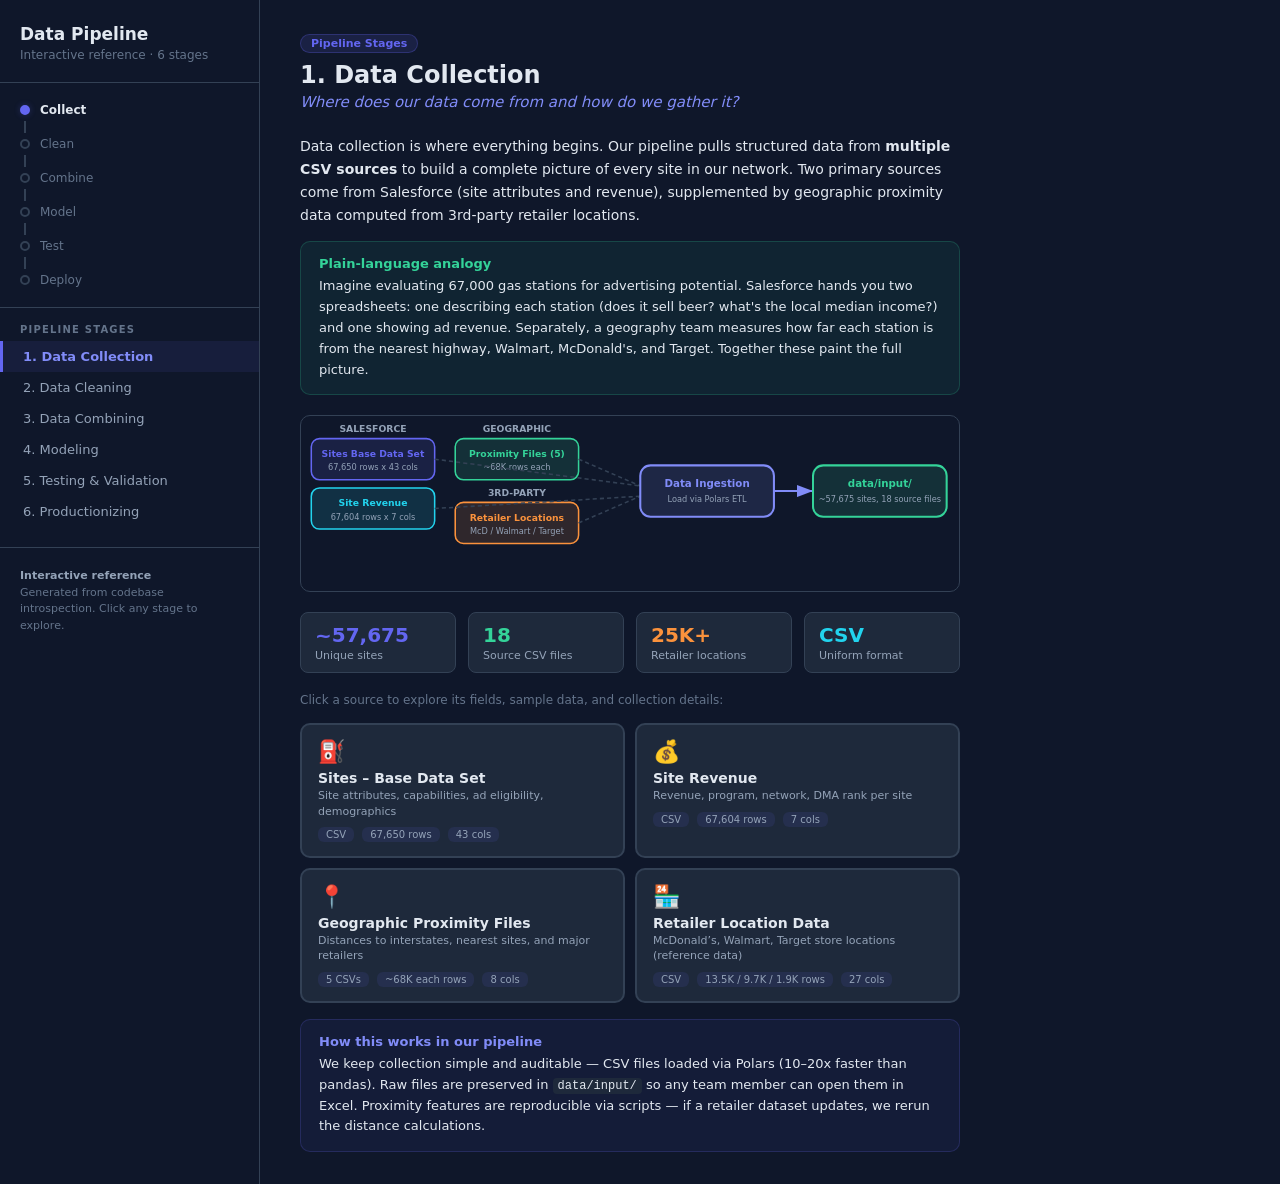
<file: docs/pipeline_glossary.html>
<!DOCTYPE html>
<html lang="en">
<head>
<meta charset="UTF-8">
<meta name="viewport" content="width=device-width, initial-scale=1.0">
<title>Data Pipeline Glossary</title>
<style>
*, *::before, *::after { box-sizing: border-box; margin: 0; padding: 0; }
body { font-family: system-ui, -apple-system, sans-serif; background: #0f172a; color: #e2e8f0; display: flex; min-height: 100vh; }
#sidebar { width: 260px; flex-shrink: 0; border-right: 1px solid #334155; padding: 24px 0; overflow-y: auto; }
.sidebar-header { padding: 0 20px 20px; border-bottom: 1px solid #334155; }
.sidebar-header h1 { font-size: 17px; font-weight: 700; }
.sidebar-header p { font-size: 12px; color: #64748b; margin-top: 4px; }
.cat-label { padding: 0 20px; font-size: 10px; font-weight: 700; text-transform: uppercase; letter-spacing: 1.2px; color: #64748b; margin: 16px 0 6px; }
.nav-btn { display: block; width: 100%; text-align: left; border: none; cursor: pointer; background: transparent; border-left: 3px solid transparent; padding: 8px 20px; font-family: inherit; font-size: 13px; color: #94a3b8; transition: all 0.15s; }
.nav-btn:hover { background: rgba(99,102,241,0.06); }
.nav-btn.active { background: rgba(99,102,241,0.09); border-left-color: #6366f1; color: #818cf8; font-weight: 600; }
.sidebar-footer { padding: 20px; margin-top: 20px; border-top: 1px solid #334155; font-size: 11px; color: #64748b; line-height: 1.5; }
.pipeline-progress { padding: 16px 20px; border-bottom: 1px solid #334155; }
.pip-step { display: flex; align-items: center; gap: 10px; padding: 4px 0; font-size: 12px; color: #64748b; }
.pip-dot { width: 10px; height: 10px; border-radius: 50%; border: 2px solid #334155; flex-shrink: 0; }
.pip-line { width: 2px; height: 12px; background: #334155; margin-left: 4px; }
#main { flex: 1; padding: 32px 40px; max-width: 740px; overflow-y: auto; }
.pill { display: inline-block; font-size: 11px; font-weight: 600; padding: 2px 10px; border-radius: 99px; background: rgba(99,102,241,0.13); color: #6366f1; border: 1px solid rgba(99,102,241,0.27); }
#entry-title { font-size: 24px; font-weight: 700; margin: 8px 0 4px; }
#entry-question { font-size: 15px; color: #818cf8; font-style: italic; margin-bottom: 24px; }
.etext { font-size: 14px; line-height: 1.65; margin-bottom: 14px; }
.analogy-box, .why-box, .detail-box { border-radius: 10px; padding: 14px 18px; margin-top: 14px; }
.analogy-box { background: rgba(52,211,153,0.07); border: 1px solid rgba(52,211,153,0.2); }
.why-box { background: rgba(99,102,241,0.07); border: 1px solid rgba(99,102,241,0.2); margin-top: 16px; }
.detail-box { background: rgba(251,146,60,0.07); border: 1px solid rgba(251,146,60,0.2); margin-top: 14px; }
.box-label { font-size: 13px; font-weight: 700; margin-bottom: 5px; }
.analogy-box .box-label { color: #34d399; }
.why-box .box-label { color: #818cf8; }
.detail-box .box-label { color: #fb923c; }
.box-body { font-size: 13px; line-height: 1.6; }
.stats-row { display: flex; gap: 12px; margin: 16px 0; flex-wrap: wrap; }
.stat-card { background: #1e293b; border: 1px solid #334155; border-radius: 8px; padding: 10px 14px; flex: 1; min-width: 100px; }
.stat-val { font-size: 20px; font-weight: 700; }
.stat-label { font-size: 11px; color: #94a3b8; margin-top: 2px; }
.cap { font-size: 12px; color: #64748b; margin-bottom: 8px; }
.flow-wrap { margin: 20px 0; }
.flow-wrap svg { width: 100%; display: block; }
table.tt { width: 100%; border-collapse: collapse; font-size: 12px; margin-top: 14px; }
table.tt th { padding: 6px 10px; text-align: left; color: #64748b; font-weight: 500; border-bottom: 1px solid #334155; }
table.tt td { padding: 6px 10px; }
table.tt tr:nth-child(even) td { background: #111827; }
code { background: #1e293b; padding: 1px 5px; border-radius: 4px; font-size: 12px; font-family: "SF Mono", Monaco, Consolas, monospace; }
.source-grid { display: grid; grid-template-columns: 1fr 1fr; gap: 10px; margin: 16px 0; }
.source-card { background: #1e293b; border: 2px solid #334155; border-radius: 10px; padding: 14px 16px; cursor: pointer; transition: all 0.15s; }
.source-card:hover { border-color: #475569; }
.source-card.active { border-color: #6366f1; background: rgba(99,102,241,0.08); }
.source-icon { font-size: 22px; margin-bottom: 6px; }
.source-name { font-size: 14px; font-weight: 700; margin-bottom: 2px; }
.source-desc { font-size: 11px; color: #94a3b8; line-height: 1.4; }
.source-meta { display: flex; gap: 8px; margin-top: 8px; flex-wrap: wrap; }
.source-meta span { font-size: 10px; padding: 2px 8px; border-radius: 6px; background: rgba(99,102,241,0.1); color: #94a3b8; }
.source-detail { background: #111827; border: 1px solid #334155; border-radius: 10px; padding: 18px; margin-top: 12px; display: none; }
.source-detail.visible { display: block; }
.detail-header { font-size: 16px; font-weight: 700; margin-bottom: 12px; }
.detail-section { margin-top: 14px; }
.detail-section h4 { font-size: 12px; font-weight: 700; color: #94a3b8; text-transform: uppercase; letter-spacing: 0.8px; margin-bottom: 8px; }
.sample-table { width: 100%; border-collapse: collapse; font-size: 11px; }
.sample-table th { padding: 5px 8px; text-align: left; color: #64748b; font-weight: 600; border-bottom: 1px solid #334155; background: #0f172a; }
.sample-table td { padding: 5px 8px; border-bottom: 1px solid #1e293b; font-family: "SF Mono", Monaco, Consolas, monospace; }
.sample-wrap { max-height: 180px; overflow-y: auto; border-radius: 8px; border: 1px solid #334155; }
.step-card { background: #1e293b; border: 2px solid #334155; border-radius: 10px; padding: 16px; margin-top: 12px; cursor: pointer; transition: all 0.15s; }
.step-card:hover { border-color: #475569; }
.step-card.open { border-color: #6366f1; }
.step-num { display: inline-flex; align-items: center; justify-content: center; width: 24px; height: 24px; border-radius: 50%; font-size: 12px; font-weight: 700; margin-right: 8px; flex-shrink: 0; }
.step-title { font-size: 14px; font-weight: 700; }
.step-sub { font-size: 12px; color: #94a3b8; margin-top: 4px; }
.step-detail { margin-top: 12px; display: none; font-size: 13px; line-height: 1.6; }
.step-card.open .step-detail { display: block; }
.before-after { display: grid; grid-template-columns: 1fr 30px 1fr; gap: 8px; align-items: start; margin: 14px 0; }
.ba-col { background: #111827; border: 1px solid #334155; border-radius: 8px; padding: 10px; font-size: 12px; }
.ba-col h5 { font-size: 10px; font-weight: 700; color: #94a3b8; text-transform: uppercase; margin-bottom: 6px; }
.ba-arrow { display: flex; align-items: center; justify-content: center; color: #6366f1; font-size: 18px; padding-top: 24px; }
.funnel-row { margin: 4px 0; display: flex; align-items: center; gap: 10px; }
.funnel-bar { height: 26px; border-radius: 5px; display: flex; align-items: center; padding: 0 10px; font-size: 11px; font-weight: 600; color: #0f172a; min-width: 40px; }
.funnel-label { font-size: 12px; color: #94a3b8; min-width: 160px; }
.placeholder { text-align: center; padding: 60px 20px; color: #475569; }
.placeholder-icon { font-size: 48px; margin-bottom: 12px; }
.placeholder-text { font-size: 15px; line-height: 1.6; }
.src-ref { font-size: 11px; color: #475569; margin-top: 10px; font-family: "SF Mono", Monaco, Consolas, monospace; }
</style>
</head>
<body>
<nav id="sidebar">
  <div class="sidebar-header"><h1>Data Pipeline</h1><p id="count-label"></p></div>
  <div id="pipeline-viz"></div>
  <div id="nav-list"></div>
  <div class="sidebar-footer"><strong style="color:#94a3b8">Interactive reference</strong><br>Generated from codebase introspection. Click any stage to explore.</div>
</nav>
<main id="main">
  <div id="ep"></div><h2 id="entry-title"></h2><p id="entry-question"></p><div id="ec"></div>
</main>
<script>
const STAGE_DATA = [{"id": "collection", "title": "1. Data Collection", "category": "Pipeline Stages", "question": "Where does our data come from and how do we gather it?", "intro": "Data collection is where everything begins. Our pipeline pulls structured data from <strong>multiple CSV sources</strong> to build a complete picture of every site in our network. Two primary sources come from Salesforce (site attributes and revenue), supplemented by geographic proximity data computed from 3rd-party retailer locations.", "analogy": "Imagine evaluating 67,000 gas stations for advertising potential. Salesforce hands you two spreadsheets: one describing each station (does it sell beer? what's the local median income?) and one showing ad revenue. Separately, a geography team measures how far each station is from the nearest highway, Walmart, McDonald's, and Target. Together these paint the full picture.", "why": "We keep collection simple and auditable — CSV files loaded via Polars (10–20x faster than pandas). Raw files are preserved in <code>data/input/</code> so any team member can open them in Excel. Proximity features are reproducible via scripts — if a retailer dataset updates, we rerun the distance calculations.", "steps": [], "sources": [{"id": "sites_base", "icon": "⛽", "name": "Sites – Base Data Set", "desc": "Site attributes, capabilities, ad eligibility, demographics", "source": "Salesforce", "format": "CSV", "rows": "67,650", "cols": 43, "color": "accent", "fields": ["ID - Gbase", "Avg Daily Impressions", "Avg Household Income", "Median Age", "C - Sells Beer", "C - NFC Enabled", "C - Open 24 Hours", "R - Restaurants - QSR"], "sample": [["5fa964f8...", "121", "$87,841", "36.8", "Yes", "Unknown", "No", "false"], ["5fa965a5...", "83", "$58,509", "32.1", "No", "Yes", "No", "false"]], "notes": "Exported from Salesforce. Each row is a gas station/convenience store identified by Gbase ID. 43 columns: site capabilities (C- prefix: sells beer, diesel, NFC, EMV, 24hrs), ad category eligibility (R- prefix: lottery, automotive, restaurant, CPG ads), and local demographics (household income, median age). Also includes Average Daily Impressions — estimated foot traffic."}, {"id": "site_revenue", "icon": "💰", "name": "Site Revenue", "desc": "Revenue, program, network, DMA rank per site", "source": "Salesforce", "format": "CSV", "rows": "67,604", "cols": 7, "color": "cyan", "fields": ["ID - Gbase", "Sellable", "Schedulable", "Program", "Network", "Average Revenue", "Average DMA Rank"], "sample": [["57745759...", "true", "true", "IOTV2", "Wayne", "$136.13", "8"], ["57745759...", "true", "true", "Dover - IOTV2", "Dover", "$531.55", "8"]], "notes": "From Salesforce. Revenue per site-program combination. A single site can appear on multiple rows for different programs (IOTV2, Dover - IOTV2, etc.). Average Revenue is the target variable our model predicts. Sellable/Schedulable flags indicate whether the site is active for ad placement."}, {"id": "geo_prox", "icon": "📍", "name": "Geographic Proximity Files", "desc": "Distances to interstates, nearest sites, and major retailers", "source": "Computed from geodata", "format": "5 CSVs", "rows": "~68K each", "cols": 8, "color": "green", "fields": ["GTVID", "Latitude", "Longitude", "nearest_site_distance_mi", "distance_to_interstate_mi"], "sample": [["5fa964f8...", "33.4484", "-112.074", "0.82 mi", "1.34 mi"], ["5fa965a5...", "40.7128", "-74.006", "0.15 mi", "3.21 mi"]], "notes": "Five CSV files: <strong>nearest_site_distances.csv</strong>, <strong>site_interstate_distances.csv</strong>, <strong>site_walmart_distances.csv</strong>, <strong>site_mcdonalds_distances.csv</strong>, <strong>site_target_distances.csv</strong>. Each measures distance from every site to the nearest instance of that feature. Computed via haversine formula from raw lat/lon coordinates."}, {"id": "retailer_geo", "icon": "🏪", "name": "Retailer Location Data", "desc": "McDonald’s, Walmart, Target store locations (reference data)", "source": "3rd-party geodata", "format": "CSV", "rows": "13.5K / 9.7K / 1.9K", "cols": 27, "color": "orange", "fields": ["dba", "store_number", "address", "city", "state", "zip_code", "latitude", "longitude"], "sample": [["McDonald's", "12345", "123 Main St", "Phoenix", "AZ", "85001", "33.448", "-112.074"], ["Walmart", "4521", "456 Oak Ave", "Houston", "TX", "77001", "29.760", "-95.370"]], "notes": "Three CSVs: <strong>mcdonalds_geodata.csv</strong> (13,589), <strong>walmart_geodata.csv</strong> (9,784), <strong>target_geo_data.csv</strong> (1,982). Not used directly as model features — they’re reference points for computing the proximity distances above. Proximity to high-traffic retailers is a strong signal for advertising revenue potential."}], "stats_row": [{"value": "~57,675", "label": "Unique sites", "color": "#6366f1"}, {"value": "18", "label": "Source CSV files", "color": "#34d399"}, {"value": "25K+", "label": "Retailer locations", "color": "#fb923c"}, {"value": "CSV", "label": "Uniform format", "color": "#22d3ee"}], "flow_svg": "<svg viewBox=\"0 0 640 170\" xmlns=\"http://www.w3.org/2000/svg\" style=\"background:#0f172a;border-radius:10px;border:1px solid #334155\"><text x=\"70\" y=\"16\" text-anchor=\"middle\" fill=\"#94a3b8\" font-size=\"9\" font-weight=\"600\">SALESFORCE</text><rect x=\"10\" y=\"22\" width=\"120\" height=\"40\" rx=\"8\" fill=\"#6366f122\" stroke=\"#6366f1\" stroke-width=\"1.5\"/><text x=\"70\" y=\"40\" text-anchor=\"middle\" fill=\"#6366f1\" font-size=\"9\" font-weight=\"700\">Sites Base Data Set</text><text x=\"70\" y=\"53\" text-anchor=\"middle\" fill=\"#94a3b8\" font-size=\"8\">67,650 rows x 43 cols</text><rect x=\"10\" y=\"70\" width=\"120\" height=\"40\" rx=\"8\" fill=\"#22d3ee22\" stroke=\"#22d3ee\" stroke-width=\"1.5\"/><text x=\"70\" y=\"88\" text-anchor=\"middle\" fill=\"#22d3ee\" font-size=\"9\" font-weight=\"700\">Site Revenue</text><text x=\"70\" y=\"101\" text-anchor=\"middle\" fill=\"#94a3b8\" font-size=\"8\">67,604 rows x 7 cols</text><text x=\"210\" y=\"16\" text-anchor=\"middle\" fill=\"#94a3b8\" font-size=\"9\" font-weight=\"600\">GEOGRAPHIC</text><rect x=\"150\" y=\"22\" width=\"120\" height=\"40\" rx=\"8\" fill=\"#34d39922\" stroke=\"#34d399\" stroke-width=\"1.5\"/><text x=\"210\" y=\"40\" text-anchor=\"middle\" fill=\"#34d399\" font-size=\"9\" font-weight=\"700\">Proximity Files (5)</text><text x=\"210\" y=\"53\" text-anchor=\"middle\" fill=\"#94a3b8\" font-size=\"8\">~68K rows each</text><text x=\"210\" y=\"78\" text-anchor=\"middle\" fill=\"#94a3b8\" font-size=\"9\" font-weight=\"600\">3RD-PARTY</text><rect x=\"150\" y=\"84\" width=\"120\" height=\"40\" rx=\"8\" fill=\"#fb923c22\" stroke=\"#fb923c\" stroke-width=\"1.5\"/><text x=\"210\" y=\"102\" text-anchor=\"middle\" fill=\"#fb923c\" font-size=\"9\" font-weight=\"700\">Retailer Locations</text><text x=\"210\" y=\"115\" text-anchor=\"middle\" fill=\"#94a3b8\" font-size=\"8\">McD / Walmart / Target</text><line x1=\"130\" y1=\"42\" x2=\"330\" y2=\"68\" stroke=\"#334155\" stroke-width=\"1.5\" stroke-dasharray=\"4,3\"/><line x1=\"130\" y1=\"90\" x2=\"330\" y2=\"78\" stroke=\"#334155\" stroke-width=\"1.5\" stroke-dasharray=\"4,3\"/><line x1=\"270\" y1=\"42\" x2=\"330\" y2=\"68\" stroke=\"#334155\" stroke-width=\"1.5\" stroke-dasharray=\"4,3\"/><line x1=\"270\" y1=\"104\" x2=\"330\" y2=\"78\" stroke=\"#334155\" stroke-width=\"1.5\" stroke-dasharray=\"4,3\"/><rect x=\"330\" y=\"48\" width=\"130\" height=\"50\" rx=\"10\" fill=\"#818cf822\" stroke=\"#818cf8\" stroke-width=\"2\"/><text x=\"395\" y=\"69\" text-anchor=\"middle\" fill=\"#818cf8\" font-size=\"10\" font-weight=\"700\">Data Ingestion</text><text x=\"395\" y=\"84\" text-anchor=\"middle\" fill=\"#94a3b8\" font-size=\"8\">Load via Polars ETL</text><line x1=\"460\" y1=\"73\" x2=\"498\" y2=\"73\" stroke=\"#818cf8\" stroke-width=\"2\" marker-end=\"url(#ah)\"/><rect x=\"498\" y=\"48\" width=\"130\" height=\"50\" rx=\"10\" fill=\"#34d39922\" stroke=\"#34d399\" stroke-width=\"2\"/><text x=\"563\" y=\"69\" text-anchor=\"middle\" fill=\"#34d399\" font-size=\"10\" font-weight=\"700\">data/input/</text><text x=\"563\" y=\"84\" text-anchor=\"middle\" fill=\"#94a3b8\" font-size=\"8\">~57,675 sites, 18 source files</text><defs><marker id=\"ah\" markerWidth=\"8\" markerHeight=\"6\" refX=\"8\" refY=\"3\" orient=\"auto\"><polygon points=\"0 0, 8 3, 0 6\" fill=\"#818cf8\"/></marker></defs></svg>", "stage_index": 0}, {"id": "cleaning", "title": "2. Data Cleaning", "category": "Pipeline Stages", "question": "How do we fix errors, standardize formats, and prepare data for modeling?", "intro": "Before any modeling can happen, raw data needs to be <strong>cleaned, standardized, and transformed</strong>. Our ETL pipeline in <code>data_transform.py</code> takes ~1.4 million monthly records and transforms them into a clean, ML-ready dataset of active sites.", "analogy": "Imagine you received a massive stack of monthly reports from 67,000 gas stations. Some reports have typos, some leave fields blank, some use \"Yes\" where others use \"true.\" Before you can analyze anything, you need to: standardize every form, consolidate monthly reports into one summary per station, toss out stations that are no longer active, and convert everything to numbers a computer can process.", "why": "The full cleaning pipeline runs via <code>python3 -m site_scoring.data_transform</code> and outputs two files: <strong>site_aggregated_precleaned.parquet</strong> (all sites) as a checkpoint, and <strong>site_training_data.parquet</strong> (active sites only) as the final ML-ready dataset. Both are saved as Parquet for fast loading and as CSV for manual inspection.", "steps": [{"id": "null-handling", "title": "Null Value Handling", "step_order": 0, "color": "accent", "sub": "Empty strings, \"NA\", \"null\", and \"Unknown\" treated as missing on load", "analogy": "Before analyzing any data, we declare what \"missing\" looks like. The source data uses four different representations of emptiness. Standardizing them upfront prevents the model from treating the word \"Unknown\" as meaningful data.", "why": null, "details": [{"title": "Schema inference", "body": "Schema inference uses the first 10,000 rows to determine column types. This catches most type issues early, but edge cases (like a column that is numeric for 10K rows then has a string) are handled by Polars strict typing."}], "extra_html": "", "source_function": "load_site_scores", "source_file": "site_scoring/data_transform.py", "source_line": 112}, {"id": "aggregation", "title": "Monthly to Site-Level Aggregation", "step_order": 1, "color": "cyan", "sub": "1.4M monthly records consolidated into one row per unique site", "analogy": "You have 47 monthly report cards per station. This step staples them into one summary card with totals, averages, and the most recent status.", "why": "Different column types require different aggregation strategies: revenue metrics are summed then averaged, site metadata takes the most recent value, and temporal columns count distinct months.", "details": [{"title": "Relative strength features", "body": "Also computes relative strength features — momentum indicators that compare recent performance (3-month) to longer windows (6, 12, 24 months). These detect whether a site is trending up or down. Missing values default to 1.0 (neutral trend)."}], "extra_html": "", "source_function": "aggregate_site_metrics", "source_file": "site_scoring/data_transform.py", "source_line": 514}, {"id": "geo-joins", "title": "Geospatial Feature Joining", "step_order": 2, "color": "green", "sub": "6 distance files left-joined onto site data via GTVID", "analogy": null, "why": "All 6 are left joins — the site table drives the result, so no sites are lost even if a distance file is missing that GTVID. The join key is gtvid (left) to GTVID (right) with case difference between the aggregated data and the distance files.", "details": [{"title": "Pre-aggregation", "body": "Interstate distances are pre-aggregated before joining: some sites are near multiple interstates, so the pipeline takes the minimum distance per site via group_by(GTVID).agg(min(distance)). Walmart and Target distances are computed from raw geodata using the haversine formula in 10K-site chunks to control memory."}], "extra_html": "", "source_function": "join_geospatial_features", "source_file": "site_scoring/data_transform.py", "source_line": 718}, {"id": "log-transforms", "title": "Log Transformations", "step_order": 3, "color": "orange", "sub": "Right-skewed revenue and distance features transformed to normalize distributions", "analogy": "Revenue and distances are like earthquake magnitudes — the difference between $100 and $1,000 matters more than between $100,000 and $101,000. Log compression makes the model treat differences proportionally.", "why": null, "details": [{"title": "Why sign-preserving?", "body": "The formula uses sign(x) × log(1+|x|) for signed types and log(x+1) for unsigned integers. This handles rare negative revenue records without losing sign information. The +1 ensures log(0) does not produce negative infinity."}], "extra_html": "", "source_function": "add_log_transformations", "source_file": "site_scoring/data_transform.py", "source_line": 822}, {"id": "flag-encoding", "title": "Flag Encoding", "step_order": 4, "color": "pink", "sub": "Capability and restriction flags converted from mixed strings to numeric 0/1", "analogy": "The source data is inconsistent — some flags say \"Yes\"/\"No\", others say \"true\"/\"false\", others use actual booleans. This step normalizes all 51 flags so the model sees clean 0/1 values.", "why": "Original string columns are dropped after encoding. ~40 encoded flag columns remain in the final dataset, with suffix _encoded.", "details": [{"title": "Encoding strategy", "body": "Boolean values cast to Int8 (0/1). Yes/No/Unknown strings map to 1/0/null. Ad eligibility true/false strings are lowercased and cast. Multi-category flags get one-hot per category."}], "extra_html": "", "source_function": "one_hot_encode_flags", "source_file": "site_scoring/data_transform.py", "source_line": 880}, {"id": "binning", "title": "High-Cardinality Binning", "step_order": 5, "color": "yellow", "sub": "Retailer and brand names binned to top N + \"Other\" to prevent overfitting", "analogy": "If your model learns that \"Joe's Gas #47\" means high revenue, it is memorizing noise. By grouping rare retailer names into \"Other\", we force the model to learn patterns from major chains while treating one-off names as generic.", "why": null, "details": [{"title": "Top N selection", "body": "Top N is determined by frequency — the most common 30 retailer names are preserved, and all rare retailers are grouped into a single \"Other\" category. brand_fuel uses top 10 since it has fewer unique values."}], "extra_html": "", "source_function": "bin_high_cardinality", "source_file": "site_scoring/data_transform.py", "source_line": 958}, {"id": "training-filter", "title": "Training Set Filtering", "step_order": 6, "color": "red", "sub": "All sites filtered down to active-only, ML-ready rows", "analogy": "Not every gas station belongs in the training data. Deactivated sites would teach the model about failure, not success. Negative revenue records are data errors. Geographic IDs would let the model cheat by memorizing states instead of learning real patterns.", "why": "Geographic columns (state, county, DMA, zip) are dropped rather than filtered. If the model learned that \"Texas\" means high revenue, it would fail on new states. Instead, geographic signal comes through the proximity features (distance to Walmart, etc.) which generalize better.", "details": [{"title": "Three filters", "body": "Active status only (removes ~31,500 deactivated sites). Remove negative revenue (removes ~2 data errors). Drop geographic identifiers (prevents model from memorizing state/county/zip)."}], "extra_html": "", "source_function": "prepare_training_dataset", "source_file": "site_scoring/data_transform.py", "source_line": 999}], "sources": [], "stats_row": [{"value": "57,675", "label": "Pre-cleaned sites", "color": "#22d3ee"}, {"value": "26,096", "label": "Training sites", "color": "#34d399"}, {"value": "114", "label": "Final columns", "color": "#fb923c"}, {"value": "7", "label": "Cleaning steps", "color": "#6366f1"}], "flow_svg": "", "stage_index": 1}, {"id": "combining", "title": "3. Data Combining", "category": "Pipeline Stages", "question": "How do we join data from different sources into one dataset?", "intro": "Data combining is where isolated sources become a <strong>single, unified dataset</strong>. Our pipeline merges temporal data (monthly records into site summaries), momentum features (relative strength trends), and spatial data (6 geographic proximity files) — all keyed on unique site identifiers. The result: one rich row per site with ~102 columns.", "analogy": "Imagine you're building a profile for each of 57,675 gas stations. You start with a giant ledger of monthly reports (1.4M rows) and condense it into one summary card per station. Then you staple on distance measurements — how far is this station from the nearest highway? Walmart? McDonald's? Finally, you add trend arrows showing whether each station is doing better or worse recently. The result is one comprehensive card per station.", "why": "The combining stage uses <strong>two different join keys</strong>: <code>id_gbase</code> for temporal aggregation (collapsing monthly → site-level) and <code>gtvid</code> for geospatial joins (attaching distance files). Both uniquely identify a site, but different source systems use different ID formats. All joins are left joins — preserving every site even when distance data is missing — to avoid silently dropping sites from the training set.", "steps": [{"id": "temporal-aggregation", "title": "Temporal Aggregation (Monthly to Site-Level)", "step_order": 1, "color": "cyan", "sub": "1.4M monthly records collapsed into one row per site via group_by on id_gbase", "analogy": "This is really a vertical combine — collapsing multiple time-series rows into one summary row. We do not lose temporal signal because relative strength features capture momentum trends from the time-series data.", "why": null, "details": [{"title": "Aggregation strategies", "body": "Revenue and traffic metrics use sum totals plus average per month. Site metadata uses the last value (most recent month). Temporal columns count distinct months and track date ranges."}], "extra_html": "", "source_function": "aggregate_site_metrics", "source_file": "site_scoring/data_transform.py", "source_line": 514}, {"id": "rs-features", "title": "Relative Strength Feature Join", "step_order": 2, "color": "pink", "sub": "12 momentum features computed from monthly time-series, joined back onto site rows", "analogy": "Think of momentum indicators in stock trading — is this site trending up or down? We compare recent performance (3 months) against longer windows (6, 12, 24 months) to capture short, medium, and long-term trends.", "why": "RS > 1.0 means trending up (recent average beats historical). RS < 1.0 means trending down. RS = 1.0 is neutral (or insufficient data). Sites need at least 2 months in each window to get a real RS value.", "details": [{"title": "Three time horizons", "body": "Short-term: 95/185 days (3/6 months). Medium-term: 185/370 days (6/12 months). Long-term: 370/740 days (12/24 months). Each horizon produces 4 features (Impressions, NVIs, Revenue, RevenuePerScreen) = 12 RS columns total."}], "extra_html": "", "source_function": "calculate_all_relative_strength_features", "source_file": "site_scoring/data_transform.py", "source_line": 402}, {"id": "geo-joins", "title": "Geospatial Feature Joins (6 Left Joins)", "step_order": 3, "color": "green", "sub": "6 distance CSVs joined sequentially via GTVID — nearest site, interstate, Kroger, McDonald's, Walmart, Target", "analogy": null, "why": "Only selected columns are brought in to avoid polluting the dataset with duplicate lat/lon columns. The join key uses gtvid (left) to GTVID (right) to handle case differences between systems.", "details": [], "extra_html": "", "source_function": "join_geospatial_features", "source_file": "site_scoring/data_transform.py", "source_line": 718}, {"id": "output", "title": "Combined Output: Pre-Cleaned Dataset", "step_order": 4, "color": "orange", "sub": "All sites with all features saved as site_aggregated_precleaned.parquet", "analogy": null, "why": "Column count grows from 94 (raw CSV) to ~102 (precleaned) because aggregation adds computed columns (totals, averages, RS features) and joins add distance columns. It then jumps to ~111 in the training set because log transforms and encoded flags add more columns while geo IDs are dropped.", "details": [], "extra_html": "", "source_function": "transform_data", "source_file": "site_scoring/data_transform.py", "source_line": 1249}], "sources": [], "stats_row": [{"value": "94", "label": "Input columns", "color": "#6366f1"}, {"value": "57,675", "label": "Sites after agg", "color": "#22d3ee"}, {"value": "6", "label": "Left joins", "color": "#34d399"}, {"value": "~104", "label": "Output columns", "color": "#fb923c"}], "flow_svg": "<svg viewBox=\"0 0 640 200\" xmlns=\"http://www.w3.org/2000/svg\" style=\"background:#0f172a;border-radius:10px;border:1px solid #334155\"><defs><marker id=\"aj\" markerWidth=\"8\" markerHeight=\"6\" refX=\"8\" refY=\"3\" orient=\"auto\"><polygon points=\"0 0, 8 3, 0 6\" fill=\"#34d399\"/></marker><marker id=\"aj2\" markerWidth=\"8\" markerHeight=\"6\" refX=\"8\" refY=\"3\" orient=\"auto\"><polygon points=\"0 0, 8 3, 0 6\" fill=\"#22d3ee\"/></marker><marker id=\"aj3\" markerWidth=\"8\" markerHeight=\"6\" refX=\"8\" refY=\"3\" orient=\"auto\"><polygon points=\"0 0, 8 3, 0 6\" fill=\"#f472b6\"/></marker></defs><text x=\"75\" y=\"16\" text-anchor=\"middle\" fill=\"#94a3b8\" font-size=\"9\" font-weight=\"600\">RAW INPUT</text><rect x=\"10\" y=\"22\" width=\"130\" height=\"44\" rx=\"8\" fill=\"#6366f122\" stroke=\"#6366f1\" stroke-width=\"1.5\"/><text x=\"75\" y=\"40\" text-anchor=\"middle\" fill=\"#6366f1\" font-size=\"8\" font-weight=\"700\">site_scores_revenue_</text><text x=\"75\" y=\"51\" text-anchor=\"middle\" fill=\"#6366f1\" font-size=\"8\" font-weight=\"700\">and_diagnostics.csv</text><text x=\"75\" y=\"62\" text-anchor=\"middle\" fill=\"#94a3b8\" font-size=\"7\">1.4M rows x 94 cols</text><line x1=\"140\" y1=\"44\" x2=\"195\" y2=\"44\" stroke=\"#22d3ee\" stroke-width=\"1.5\" marker-end=\"url(#aj2)\"/><text x=\"280\" y=\"16\" text-anchor=\"middle\" fill=\"#94a3b8\" font-size=\"9\" font-weight=\"600\">AGGREGATED</text><rect x=\"195\" y=\"22\" width=\"170\" height=\"44\" rx=\"8\" fill=\"#22d3ee22\" stroke=\"#22d3ee\" stroke-width=\"1.5\"/><text x=\"280\" y=\"40\" text-anchor=\"middle\" fill=\"#22d3ee\" font-size=\"9\" font-weight=\"700\">57,675 Sites</text><text x=\"280\" y=\"53\" text-anchor=\"middle\" fill=\"#94a3b8\" font-size=\"7\">totals + averages + metadata</text><rect x=\"10\" y=\"86\" width=\"130\" height=\"36\" rx=\"8\" fill=\"#f472b622\" stroke=\"#f472b6\" stroke-width=\"1.5\"/><text x=\"75\" y=\"103\" text-anchor=\"middle\" fill=\"#f472b6\" font-size=\"8\" font-weight=\"700\">RS Features (12 cols)</text><line x1=\"140\" y1=\"104\" x2=\"195\" y2=\"75\" stroke=\"#f472b6\" stroke-width=\"1.5\" stroke-dasharray=\"4,3\" marker-end=\"url(#aj3)\"/><rect x=\"10\" y=\"135\" width=\"130\" height=\"36\" rx=\"8\" fill=\"#34d39922\" stroke=\"#34d399\" stroke-width=\"1.5\"/><text x=\"75\" y=\"152\" text-anchor=\"middle\" fill=\"#34d399\" font-size=\"8\" font-weight=\"700\">6 Proximity CSVs</text><line x1=\"140\" y1=\"153\" x2=\"278\" y2=\"70\" stroke=\"#34d399\" stroke-width=\"1.5\" stroke-dasharray=\"4,3\" marker-end=\"url(#aj)\"/><line x1=\"365\" y1=\"44\" x2=\"425\" y2=\"44\" stroke=\"#fb923c\" stroke-width=\"2\" marker-end=\"url(#aj)\"/><rect x=\"425\" y=\"18\" width=\"200\" height=\"52\" rx=\"10\" fill=\"#fb923c22\" stroke=\"#fb923c\" stroke-width=\"2\"/><text x=\"525\" y=\"38\" text-anchor=\"middle\" fill=\"#fb923c\" font-size=\"10\" font-weight=\"700\">Pre-Cleaned Dataset</text><text x=\"525\" y=\"51\" text-anchor=\"middle\" fill=\"#94a3b8\" font-size=\"8\">57,675 rows x ~104 cols</text></svg>", "stage_index": 2}, {"id": "modeling", "title": "4. Modeling", "category": "Pipeline Stages", "question": "How do we train the model to make predictions?", "intro": "The modeling stage takes our cleaned, combined dataset and trains a machine learning model to predict site revenue or classify top-performing sites. The pipeline supports two model architectures: a <strong>PyTorch neural network</strong> with residual connections and a <strong>gradient-boosted tree model</strong> via XGBoost. Both share the same data loading and feature processing pipeline.", "analogy": "Think of model training like teaching someone to appraise gas stations. You show them thousands of examples with known values (training data), quiz them on examples they have not seen (validation), and finally test them on a completely held-out set (test). The model learns which features — proximity to Walmart, monthly impression trends, demographic patterns — matter most for predicting revenue.", "why": "Every training run produces a self-contained experiment folder with config, model weights, preprocessor state, and evaluation results. This makes any experiment reproducible — you can reload and score new sites months later using the exact same feature processing.", "steps": [{"id": "data-loading", "title": "Data Loading & Splitting", "step_order": 0, "color": "accent", "sub": "Load parquet, filter by network and history, split 70/15/15 into train/val/test", "analogy": "Before training begins, we prepare the data like a teacher preparing an exam. The full dataset is loaded, then split into three non-overlapping sets. The model only ever trains on 70% of the data.", "why": null, "details": [{"title": "History filter", "body": "Only sites with 12+ months of history (active_months > 11) are included. This ensures enough temporal data for stable feature values and prevents noisy short-lived sites from polluting the model."}], "extra_html": "", "source_function": "run_training_logic", "source_file": "src/services/training_service.py", "source_line": 1476}, {"id": "feature-processing", "title": "Feature Processing", "step_order": 1, "color": "cyan", "sub": "Numeric scaling, categorical encoding, boolean conversion, and target preparation", "analogy": "Raw features come in different formats: numbers at various scales, text categories, and yes/no flags. Feature processing standardizes everything so the model sees consistent input. StandardScaler centers numeric features around zero. LabelEncoder maps categories to integers. Booleans become 0.0/1.0 floats.", "why": "Feature processing state (fitted scalers, encoders, vocab sizes) is saved in preprocessor.pkl alongside the model. This ensures inference uses the exact same transformations as training — a critical requirement for consistent predictions.", "details": [{"title": "Percentile clipping", "body": "Numeric features are clipped to the 1st and 99th percentiles before scaling. This prevents extreme outliers from dominating the StandardScaler fit, which would compress the useful range of normal values."}], "extra_html": "", "source_function": "DataProcessor", "source_file": "site_scoring/data_loader.py", "source_line": 47}, {"id": "target-prep", "title": "Target Preparation", "step_order": 2, "color": "green", "sub": "Revenue scaled for regression, or binarized by percentile threshold for classification", "analogy": "For regression, the model predicts normalized revenue (the scaler is saved so we can convert back to real dollars later). For classification (lookalike), sites above the chosen percentile threshold are labeled 1 (top performer), all others 0.", "why": "The lookalike threshold is configurable from the UI: percentile mode (e.g., p90 = top 10%) or standard deviation mode (e.g., mean + 1 sigma). Only active sites contribute to the percentile calculation, preventing deactivated sites from skewing the threshold.", "details": [], "extra_html": "", "source_function": "_process_target", "source_file": "site_scoring/data_loader.py", "source_line": 228}, {"id": "architecture", "title": "Neural Network Architecture", "step_order": 3, "color": "accentLt", "sub": "Categorical embeddings + BatchNorm + Residual MLP with configurable hidden dimensions", "analogy": "The model processes three types of input differently: categorical features get learned dense representations (embeddings), numeric features get standardized (BatchNorm), and boolean features pass through directly. All three streams concatenate into a single vector that flows through residual MLP blocks — each block adds its learned transformation to the input, making training more stable.", "why": "Residual connections (skip connections) allow gradients to flow more easily through deep networks. Each ResidualBlock applies Linear → BatchNorm → ReLU → Linear → BatchNorm, then adds the original input. A projection layer handles dimension mismatches between blocks.", "details": [{"title": "Architecture dimensions", "body": "Default hidden dims are [512, 256, 128, 64] with dropout=0.2. The final output is Linear(64, 1) producing a single scalar prediction. For classification, sigmoid is applied during inference (not during training, which uses BCEWithLogitsLoss)."}], "extra_html": "", "source_function": "SiteScoringModel", "source_file": "site_scoring/model.py", "source_line": 96}, {"id": "xgboost", "title": "XGBoost Alternative", "step_order": 4, "color": "green", "sub": "Gradient-boosted decision trees via XGBoost, faster training with comparable accuracy", "analogy": "While the neural network learns complex non-linear patterns through deep layers, XGBoost builds an ensemble of simple decision trees. Each tree corrects the mistakes of the previous ones. It trains much faster and often matches neural network performance on tabular data.", "why": "XGBoost uses the sklearn API with callbacks for progress reporting. For classification, it uses binary:logistic objective. For regression, it uses reg:squarederror. The model is saved as model_wrapper.pkl via pickle serialization.", "details": [], "extra_html": "", "source_function": "_run_tree_training", "source_file": "src/services/training_service.py", "source_line": 495}, {"id": "training-loop", "title": "Training Loop", "step_order": 5, "color": "orange", "sub": "Forward pass, loss computation, backpropagation, gradient clipping, early stopping", "analogy": "Each epoch is one complete pass through the training data. The model makes predictions, measures how wrong it was (loss), and adjusts its weights to do better next time. Early stopping watches the validation loss and stops when the model starts memorizing instead of learning.", "why": "Training uses AdamW optimizer with weight decay regularization. Learning rate is reduced by half when validation loss plateaus (ReduceLROnPlateau). Gradient clipping at max_norm=1.0 prevents exploding gradients. Progress streams to the UI via Server-Sent Events (SSE).", "details": [{"title": "Loss functions", "body": "Regression uses HuberLoss(delta=1.0) which is robust to outliers. Classification uses BCEWithLogitsLoss with pos_weight=9.0 to handle class imbalance (typically only 10% of sites are top performers)."}], "extra_html": "", "source_function": "run_training_logic", "source_file": "src/services/training_service.py", "source_line": 1476}, {"id": "artifacts", "title": "Experiment Artifacts", "step_order": 6, "color": "pink", "sub": "Model checkpoint, preprocessor state, config, and metadata saved to experiment folder", "analogy": null, "why": "Each experiment writes to site_scoring/outputs/experiments/job_xxx/ with a maximum of 10 experiments (FIFO cleanup). The folder contains everything needed to reconstruct the model for inference: config.json, best_model.pt (or model_wrapper.pkl for XGBoost), preprocessor.pkl, and model_metadata.json with test metrics.", "details": [], "extra_html": "", "source_function": "run_training_logic", "source_file": "src/services/training_service.py", "source_line": 1476}], "sources": [], "stats_row": [{"value": "16", "label": "Numeric features", "color": "#6366f1"}, {"value": "7", "label": "Categorical", "color": "#22d3ee"}, {"value": "33", "label": "Boolean", "color": "#34d399"}, {"value": "512→256→128→64", "label": "Hidden dims", "color": "#fb923c"}], "flow_svg": "<svg viewBox=\"0 0 640 150\" xmlns=\"http://www.w3.org/2000/svg\" style=\"background:#0f172a;border-radius:10px;border:1px solid #334155\"><defs><marker id=\"am\" markerWidth=\"8\" markerHeight=\"6\" refX=\"8\" refY=\"3\" orient=\"auto\"><polygon points=\"0 0, 8 3, 0 6\" fill=\"#818cf8\"/></marker></defs><text x=\"60\" y=\"16\" text-anchor=\"middle\" fill=\"#94a3b8\" font-size=\"9\" font-weight=\"600\">INPUT FEATURES</text><rect x=\"10\" y=\"22\" width=\"100\" height=\"28\" rx=\"6\" fill=\"#6366f122\" stroke=\"#6366f1\" stroke-width=\"1\"/><text x=\"60\" y=\"40\" text-anchor=\"middle\" fill=\"#6366f1\" font-size=\"8\" font-weight=\"600\">Numeric (16)</text><rect x=\"10\" y=\"56\" width=\"100\" height=\"28\" rx=\"6\" fill=\"#22d3ee22\" stroke=\"#22d3ee\" stroke-width=\"1\"/><text x=\"60\" y=\"74\" text-anchor=\"middle\" fill=\"#22d3ee\" font-size=\"8\" font-weight=\"600\">Categorical (7)</text><rect x=\"10\" y=\"90\" width=\"100\" height=\"28\" rx=\"6\" fill=\"#34d39922\" stroke=\"#34d399\" stroke-width=\"1\"/><text x=\"60\" y=\"108\" text-anchor=\"middle\" fill=\"#34d399\" font-size=\"8\" font-weight=\"600\">Boolean (33)</text><text x=\"200\" y=\"16\" text-anchor=\"middle\" fill=\"#94a3b8\" font-size=\"9\" font-weight=\"600\">PROCESSING</text><rect x=\"130\" y=\"22\" width=\"140\" height=\"28\" rx=\"6\" fill=\"#6366f122\" stroke=\"#6366f1\" stroke-width=\"1\"/><text x=\"200\" y=\"40\" text-anchor=\"middle\" fill=\"#6366f1\" font-size=\"8\">StandardScaler</text><rect x=\"130\" y=\"56\" width=\"140\" height=\"28\" rx=\"6\" fill=\"#22d3ee22\" stroke=\"#22d3ee\" stroke-width=\"1\"/><text x=\"200\" y=\"74\" text-anchor=\"middle\" fill=\"#22d3ee\" font-size=\"8\">Embedding (dim=16)</text><rect x=\"130\" y=\"90\" width=\"140\" height=\"28\" rx=\"6\" fill=\"#34d39922\" stroke=\"#34d399\" stroke-width=\"1\"/><text x=\"200\" y=\"108\" text-anchor=\"middle\" fill=\"#34d399\" font-size=\"8\">Cast to Float</text><line x1=\"270\" y1=\"70\" x2=\"300\" y2=\"70\" stroke=\"#818cf8\" stroke-width=\"1.5\" marker-end=\"url(#am)\"/><rect x=\"300\" y=\"40\" width=\"140\" height=\"56\" rx=\"10\" fill=\"#818cf822\" stroke=\"#818cf8\" stroke-width=\"2\"/><text x=\"370\" y=\"60\" text-anchor=\"middle\" fill=\"#818cf8\" font-size=\"9\" font-weight=\"700\">Residual MLP</text><text x=\"370\" y=\"74\" text-anchor=\"middle\" fill=\"#94a3b8\" font-size=\"7\">512 → 256 → 128 → 64</text><text x=\"370\" y=\"86\" text-anchor=\"middle\" fill=\"#94a3b8\" font-size=\"7\">BatchNorm + Dropout</text><line x1=\"440\" y1=\"68\" x2=\"470\" y2=\"68\" stroke=\"#818cf8\" stroke-width=\"1.5\" marker-end=\"url(#am)\"/><rect x=\"470\" y=\"48\" width=\"100\" height=\"40\" rx=\"8\" fill=\"#fb923c22\" stroke=\"#fb923c\" stroke-width=\"1.5\"/><text x=\"520\" y=\"65\" text-anchor=\"middle\" fill=\"#fb923c\" font-size=\"9\" font-weight=\"700\">Output</text><text x=\"520\" y=\"78\" text-anchor=\"middle\" fill=\"#94a3b8\" font-size=\"7\">Linear(64, 1)</text><text x=\"370\" y=\"130\" text-anchor=\"middle\" fill=\"#64748b\" font-size=\"8\">56 total features → 1 prediction</text></svg>", "stage_index": 3}, {"id": "testing", "title": "5. Testing & Validation", "category": "Pipeline Stages", "question": "How do we know the model actually works?", "intro": "Testing and validation ensure the model generalizes beyond its training data. We use a <strong>three-way data split</strong> (train/validation/test) where each set serves a distinct purpose. The validation set tunes hyperparameters and stops training early. The test set provides a single, unbiased evaluation that was never seen during training or tuning.", "analogy": "Imagine grading a student. The training set is like homework — the student learns from it. The validation set is like practice exams — the teacher adjusts the curriculum based on results. The test set is the final exam — it is taken once, never reviewed during the course, and gives the true measure of what was learned.", "why": "A critical lesson from this project: <strong>never report validation metrics as test metrics</strong>. Validation loss influences early stopping, so it is optimistically biased. The test set must be evaluated exactly once, after loading the best model, to get unbiased final metrics.", "steps": [{"id": "split-philosophy", "title": "Train/Val/Test Split Philosophy", "step_order": 0, "color": "yellow", "sub": "Three non-overlapping splits, each with one job — learn, tune, judge", "analogy": "Three splits, three jobs. The training set is the textbook the model studies. The validation set is the practice quiz the teacher grades after every chapter to decide what to teach next. The test set is the sealed final exam — opened once, after all studying is done, to give the only honest grade.", "why": "We split 70/15/15 into train, validation, and test before any learning happens. Validation loss drives early stopping and learning rate scheduling, so it is optimistically biased — the model has, indirectly, seen it. The test set is touched exactly once at the very end, after the best model is reloaded from checkpoint. This is why the project rule is absolute: <strong>never report validation metrics as test metrics</strong>. Doing so reports the practice-quiz score as the final-exam grade, and silently overstates how well the model generalizes to sites it has never seen.", "details": [{"title": "Why three splits, not two?", "body": "A train/test split alone forces an impossible choice — either tune on the test set (and lose your unbiased estimate) or never tune at all. The validation set absorbs the bias from tuning so the test set can stay clean."}], "extra_html": "", "source_function": "run_training_logic", "source_file": "src/services/training_service.py", "source_line": 1476}, {"id": "validation", "title": "Validation During Training", "step_order": 1, "color": "cyan", "sub": "Per-epoch validation metrics, early stopping patience, learning rate scheduling", "analogy": null, "why": "Validation runs after every training epoch with no gradient computation (torch.no_grad). If validation loss does not improve for early_stopping_patience epochs, training stops and the best model state is restored. The learning rate scheduler also watches validation loss and reduces LR when it plateaus.", "details": [], "extra_html": "", "source_function": "run_training_logic", "source_file": "src/services/training_service.py", "source_line": 1476}, {"id": "test-evaluation", "title": "Test Set Evaluation", "step_order": 2, "color": "green", "sub": "Load best model, score held-out test set, compute final unbiased metrics", "analogy": "This is the final exam. After loading the best model (chosen by validation performance), we score the held-out test set that was never used during training or hyperparameter tuning. Predictions are inverse-transformed back to original dollar scale before computing metrics.", "why": "For regression, predictions are inverse-transformed using the saved StandardScaler to convert from normalized space back to real dollar values. This ensures metrics like MAE and RMSE are in interpretable units, not scaled space.", "details": [{"title": "Test vs validation", "body": "The test set was never seen during training. Validation metrics are optimistically biased because validation loss influenced early stopping and learning rate scheduling. Test metrics are the only honest measure of generalization."}], "extra_html": "", "source_function": "run_training_logic", "source_file": "src/services/training_service.py", "source_line": 1476}, {"id": "regression-metrics", "title": "Regression Metrics", "step_order": 3, "color": "orange", "sub": "MAE, RMSE, R-squared, MAPE, SMAPE computed on the held-out test set", "analogy": "Each metric tells a different story. MAE is the average dollar error. RMSE penalizes large errors more heavily. R-squared measures how much variance the model explains (1.0 = perfect). MAPE gives percentage error but fails when actuals are near zero.", "why": null, "details": [{"title": "Which to trust", "body": "R-squared is the best single summary metric for regression. MAE is most interpretable (average error in dollars). MAPE is useful for relative comparison but can be misleading for low-revenue sites. SMAPE handles zero actuals better than MAPE."}], "extra_html": "", "source_function": "_process_target", "source_file": "site_scoring/data_loader.py", "source_line": 228}, {"id": "classification-metrics", "title": "Classification Metrics", "step_order": 4, "color": "pink", "sub": "AUC-ROC, F1, Log Loss, accuracy for lookalike classification", "analogy": "AUC-ROC measures how well the model separates top performers from non-performers across all possible thresholds. F1 balances precision (how many flagged sites are actually top performers) with recall (how many top performers were flagged). Log Loss penalizes confident wrong predictions.", "why": null, "details": [{"title": "Class imbalance", "body": "With default p90 threshold, only ~10% of sites are positive. The model uses pos_weight=9.0 in BCEWithLogitsLoss to compensate, effectively upweighting the minority class during training."}], "extra_html": "", "source_function": "_process_target", "source_file": "site_scoring/data_loader.py", "source_line": 228}, {"id": "shap", "title": "SHAP Feature Importance", "step_order": 5, "color": "accent", "sub": "Compute SHAP values on test set to explain which features drive predictions", "analogy": null, "why": "SHAP (SHapley Additive exPlanations) uses 100 background samples and explains 200 test samples. The top 20 features by mean absolute SHAP value are saved to shap_importance.json. This provides interpretable, per-feature contribution scores.", "details": [], "extra_html": "", "source_function": "run_training_logic", "source_file": "src/services/training_service.py", "source_line": 1476}, {"id": "classification-exports", "title": "Classification Exports", "step_order": 6, "color": "orange", "sub": "Export training labels, test predictions, and non-active site scores to CSV", "analogy": null, "why": "Three CSV files are produced: training_sites.csv (all training split sites with labels), test_predictions.csv (test split with predicted probabilities), and non_active_classification.csv (non-Active sites scored by the model, top 5000 flagged). These enable downstream analysis of model performance and prospect identification.", "details": [], "extra_html": "", "source_function": "_export_classification_results", "source_file": "src/services/training_service.py", "source_line": 960}], "sources": [], "stats_row": [{"value": "70/15/15", "label": "Train/Val/Test", "color": "#6366f1"}, {"value": "3", "label": "Split sets", "color": "#22d3ee"}, {"value": "SHAP", "label": "Explainability", "color": "#34d399"}, {"value": "10", "label": "Experiments", "color": "#fb923c"}], "flow_svg": "<svg viewBox=\"0 0 640 95\" xmlns=\"http://www.w3.org/2000/svg\" style=\"background:#0f172a;border-radius:10px;border:1px solid #334155\"><text x=\"320\" y=\"16\" text-anchor=\"middle\" fill=\"#94a3b8\" font-size=\"9\" font-weight=\"600\">DATA SPLIT STRATEGY</text><rect x=\"20\" y=\"28\" width=\"392.0\" height=\"30\" rx=\"6\" fill=\"#6366f144\" stroke=\"#6366f1\" stroke-width=\"1.5\"/><text x=\"216.0\" y=\"47\" text-anchor=\"middle\" fill=\"#6366f1\" font-size=\"10\" font-weight=\"700\">Train (70%)</text><rect x=\"416.0\" y=\"28\" width=\"84.0\" height=\"30\" rx=\"6\" fill=\"#22d3ee44\" stroke=\"#22d3ee\" stroke-width=\"1.5\"/><text x=\"458.0\" y=\"47\" text-anchor=\"middle\" fill=\"#22d3ee\" font-size=\"10\" font-weight=\"700\">Val (15%)</text><rect x=\"503.99999999999994\" y=\"28\" width=\"84.0\" height=\"30\" rx=\"6\" fill=\"#34d39944\" stroke=\"#34d399\" stroke-width=\"1.5\"/><text x=\"546.0\" y=\"47\" text-anchor=\"middle\" fill=\"#34d399\" font-size=\"10\" font-weight=\"700\">Test (15%)</text><text x=\"20\" y=\"78\" fill=\"#6366f1\" font-size=\"8\">Trains the model</text><text x=\"416.0\" y=\"78\" fill=\"#22d3ee\" font-size=\"8\">Tunes + early stop</text><text x=\"503.99999999999994\" y=\"78\" fill=\"#34d399\" font-size=\"8\">Final unbiased eval</text></svg>", "stage_index": 4}, {"id": "productionizing", "title": "6. Productionizing", "category": "Pipeline Stages", "question": "How do we deploy the model and keep it running reliably?", "intro": "Productionizing turns a trained experiment into a live scoring system. The <strong>BatchPredictor</strong> class loads any experiment folder, reconstructs the model (neural network or XGBoost), processes new site data using the saved preprocessor, and produces predictions for all sites in the network. Results can be filtered, ranked, and exported as CSV or Excel for sales teams.", "analogy": "Training is like building a recipe. Productionizing is like opening the restaurant. The recipe (model weights) and preparation techniques (preprocessor) were perfected during training. Now we apply them at scale to every site in the network, serving predictions on demand through API endpoints.", "why": "The inference pipeline reuses the exact same feature processing as training — same scalers, same encoders, same column order. This is guaranteed by loading preprocessor.pkl from the experiment folder. A module-level cache prevents reloading the model on every API request.", "steps": [{"id": "experiment-discovery", "title": "Experiment Discovery", "step_order": 0, "color": "accent", "sub": "Find the most recent valid experiment by modification time and artifact validation", "analogy": "Before scoring sites, we need to pick which trained model to use. The system sorts experiment folders by modification time (newest first) and validates each one has the required artifacts: config.json, preprocessor.pkl, and either best_model.pt or model_wrapper.pkl.", "why": "An experiment is only valid if it has all three artifact types. Partially-saved experiments (e.g., training was interrupted) are skipped automatically.", "details": [], "extra_html": "", "source_function": "_find_latest_experiment", "source_file": "src/routes/prediction.py", "source_line": 17}, {"id": "model-loading", "title": "Model Loading", "step_order": 1, "color": "cyan", "sub": "Load config, preprocessor (scalers + encoders), and reconstruct the model in eval mode", "analogy": "Loading a model is like reopening a recipe book. We read the config to know what kind of model it is, load the preprocessor to know how ingredients were prepared, then reconstruct the model architecture and load the trained weights. The model is set to evaluation mode (no dropout, frozen BatchNorm).", "why": "For neural networks, the model is reconstructed from the saved config (architecture dimensions) and weights (state_dict). For XGBoost, the pickled model wrapper is loaded directly. A cached predictor avoids reloading on every API request — the cache invalidates only when the experiment directory changes.", "details": [], "extra_html": "", "source_function": "BatchPredictor", "source_file": "site_scoring/predict.py", "source_line": 200}, {"id": "inference-data-prep", "title": "Inference Data Preparation", "step_order": 2, "color": "yellow", "sub": "Load precleaned parquet (all statuses) and apply the same training transforms without the active-only filter", "analogy": "Training learned the recipe from a curated subset of sites (Active, 12+ months of history). Inference needs to score every site in the network — including Deactivated, Awaiting Installation, and Cancelled ones — so we re-open the full precleaned parquet and run it through the exact same prep steps the model expects.", "why": "Calling prepare_training_dataset(active_only=False, drop_geo_ids=True) guarantees train/inference parity: the same log transforms, one-hot encoding, and binning that shaped the training feature space are applied to every site we score. The fitted preprocessor (scalers and label encoders, loaded by BatchPredictor) then takes over for the numeric/categorical/boolean transforms downstream. Skipping any of these steps would silently shift the input distribution and degrade predictions.", "details": [{"title": "Module-level cache", "body": "A module-global _prediction_data_cache holds the prepared DataFrame after the first call. Subsequent requests return the cached frame in O(1) instead of re-reading the ~25MB parquet and recomputing derived features. The cache lives for the process lifetime — restarting the Flask app rebuilds it."}], "extra_html": "", "source_function": "get_all_sites_for_prediction", "source_file": "site_scoring/data_transform.py", "source_line": 1360}, {"id": "batch-prediction", "title": "Batch Prediction", "step_order": 3, "color": "green", "sub": "Process features, route to XGBoost or neural network, return {gtvid: score} mapping", "analogy": "Scoring works like an assembly line. Each site's raw features are processed through three parallel paths (numeric scaling, categorical encoding, boolean conversion), concatenated, and fed through the model. Neural networks process in batches of 4,096 for memory efficiency.", "why": "Feature processing uses the fitted scaler and label_encoders from training. Unknown categories (new values not seen during training) map to index 0, which acts as a safe default. For regression, predictions are inverse-transformed back to original dollar scale.", "details": [{"title": "XGBoost vs NN inference", "body": "XGBoost concatenates all features into one array and calls predict() directly. Neural networks batch-process through the model on the available device (MPS on Apple Silicon, CPU otherwise). Classification applies sigmoid to raw logits; regression inverse-transforms scaled predictions."}], "extra_html": "", "source_function": "predict", "source_file": "site_scoring/predict.py", "source_line": 264}, {"id": "filtered-scoring", "title": "Filtered Scoring", "step_order": 4, "color": "orange", "sub": "Apply map filter state (network, state, status) to score a subset of sites", "analogy": "Instead of scoring all 57,000 sites, filtered scoring lets users focus on what they care about. \"Show me just the Wayne network sites in Texas\" scores only that subset, returning results with summary statistics in under 2 seconds.", "why": "Filters support multi-select on network, state, and status, plus min/max revenue bounds and explicit gtvid lists. The filter is applied to the prediction DataFrame before scoring, not after, for efficiency.", "details": [], "extra_html": "", "source_function": "api_predict_filtered", "source_file": "src/routes/prediction.py", "source_line": 267}, {"id": "export", "title": "Export Pipeline", "step_order": 5, "color": "pink", "sub": "Join predictions with site metadata, compute rank and percentile, export as CSV or XLSX", "analogy": null, "why": "Predictions are joined with site metadata (name, city, state, network, status) from the precleaned parquet. Rank is computed as dense rank by score (1 = highest). Percentile uses percentile of score. Export files include experiment_id and scored_at timestamp for traceability.", "details": [], "extra_html": "", "source_function": "predict_with_metadata", "source_file": "site_scoring/predict.py", "source_line": 311}], "sources": [], "stats_row": [{"value": "57,675", "label": "Scoreable sites", "color": "#6366f1"}, {"value": "10", "label": "Trained models", "color": "#22d3ee"}, {"value": "4096", "label": "Batch size", "color": "#34d399"}, {"value": "CSV/XLSX", "label": "Export formats", "color": "#fb923c"}], "flow_svg": "<svg viewBox=\"0 0 640 110\" xmlns=\"http://www.w3.org/2000/svg\" style=\"background:#0f172a;border-radius:10px;border:1px solid #334155\"><defs><marker id=\"ap\" markerWidth=\"8\" markerHeight=\"6\" refX=\"8\" refY=\"3\" orient=\"auto\"><polygon points=\"0 0, 8 3, 0 6\" fill=\"#818cf8\"/></marker></defs><rect x=\"10\" y=\"25\" width=\"100\" height=\"50\" rx=\"8\" fill=\"#6366f122\" stroke=\"#6366f1\" stroke-width=\"1.5\"/><text x=\"60\" y=\"45\" text-anchor=\"middle\" fill=\"#6366f1\" font-size=\"8\" font-weight=\"700\">Experiment</text><text x=\"60\" y=\"58\" text-anchor=\"middle\" fill=\"#94a3b8\" font-size=\"7\">10 available</text><line x1=\"110\" y1=\"50\" x2=\"135\" y2=\"50\" stroke=\"#818cf8\" stroke-width=\"1.5\" marker-end=\"url(#ap)\"/><rect x=\"135\" y=\"25\" width=\"110\" height=\"50\" rx=\"8\" fill=\"#22d3ee22\" stroke=\"#22d3ee\" stroke-width=\"1.5\"/><text x=\"190\" y=\"45\" text-anchor=\"middle\" fill=\"#22d3ee\" font-size=\"8\" font-weight=\"700\">BatchPredictor</text><text x=\"190\" y=\"58\" text-anchor=\"middle\" fill=\"#94a3b8\" font-size=\"7\">Load + reconstruct</text><line x1=\"245\" y1=\"50\" x2=\"270\" y2=\"50\" stroke=\"#818cf8\" stroke-width=\"1.5\" marker-end=\"url(#ap)\"/><rect x=\"270\" y=\"25\" width=\"110\" height=\"50\" rx=\"8\" fill=\"#34d39922\" stroke=\"#34d399\" stroke-width=\"1.5\"/><text x=\"325\" y=\"45\" text-anchor=\"middle\" fill=\"#34d399\" font-size=\"8\" font-weight=\"700\">Score Sites</text><text x=\"325\" y=\"58\" text-anchor=\"middle\" fill=\"#94a3b8\" font-size=\"7\">57,675 sites</text><line x1=\"380\" y1=\"50\" x2=\"405\" y2=\"50\" stroke=\"#818cf8\" stroke-width=\"1.5\" marker-end=\"url(#ap)\"/><rect x=\"405\" y=\"25\" width=\"100\" height=\"50\" rx=\"8\" fill=\"#fb923c22\" stroke=\"#fb923c\" stroke-width=\"1.5\"/><text x=\"455\" y=\"45\" text-anchor=\"middle\" fill=\"#fb923c\" font-size=\"8\" font-weight=\"700\">Results</text><text x=\"455\" y=\"58\" text-anchor=\"middle\" fill=\"#94a3b8\" font-size=\"7\">rank + percentile</text><line x1=\"505\" y1=\"50\" x2=\"530\" y2=\"50\" stroke=\"#818cf8\" stroke-width=\"1.5\" marker-end=\"url(#ap)\"/><rect x=\"530\" y=\"25\" width=\"90\" height=\"50\" rx=\"8\" fill=\"#f472b622\" stroke=\"#f472b6\" stroke-width=\"1.5\"/><text x=\"575\" y=\"45\" text-anchor=\"middle\" fill=\"#f472b6\" font-size=\"8\" font-weight=\"700\">Export</text><text x=\"575\" y=\"58\" text-anchor=\"middle\" fill=\"#94a3b8\" font-size=\"7\">CSV / XLSX</text></svg>", "stage_index": 5}];
const C={accent:"#6366f1",accentLt:"#818cf8",green:"#34d399",orange:"#fb923c",pink:"#f472b6",cyan:"#22d3ee",yellow:"#facc15",red:"#f87171",border:"#334155",surface:"#1e293b",dim:"#64748b",muted:"#94a3b8",bg:"#0f172a",text:"#e2e8f0"};
const colorMap={accent:C.accent,accentLt:C.accentLt,cyan:C.cyan,green:C.green,orange:C.orange,pink:C.pink,yellow:C.yellow,red:C.red};
function analogyHTML(t){return`<div class="analogy-box"><div class="box-label">Plain-language analogy</div><div class="box-body">${t}</div></div>`;}
function whyHTML(t,title){return`<div class="why-box"><div class="box-label">${title||"How this works in our pipeline"}</div><div class="box-body">${t}</div></div>`;}
function detailHTML(t,title){return`<div class="detail-box"><div class="box-label">${title||"Key detail"}</div><div class="box-body">${t}</div></div>`;}
function renderStatsRow(stats){if(!stats||!stats.length)return'';return`<div class="stats-row">${stats.map(s=>`<div class="stat-card"><div class="stat-val" style="color:${s.color}">${s.value}</div><div class="stat-label">${s.label}</div></div>`).join('')}</div>`;}
function renderSourceCards(sources,stageId){let h=`<div class="source-grid" id="${stageId}-sources">`;sources.forEach(s=>{h+=`<div class="source-card" data-src="${s.id}"><div class="source-icon">${s.icon}</div><div class="source-name">${s.name}</div><div class="source-desc">${s.desc}</div><div class="source-meta"><span>${s.format}</span><span>${s.rows} rows</span><span>${s.cols} cols</span></div></div>`;});h+=`</div>`;return h;}
function renderStepCards(steps,stageId){let h=`<div id="${stageId}-steps">`;steps.forEach(step=>{const c=colorMap[step.color]||C.accent;let det='';if(step.analogy)det+=analogyHTML(step.analogy);if(step.extra_html)det+=step.extra_html;if(step.details)step.details.forEach(d=>{det+=detailHTML(d.body,d.title);});if(step.why)det+=whyHTML(step.why);if(step.source_function)det+=`<div class="src-ref">\u2192 ${step.source_function}() \u2014 ${step.source_file}:${step.source_line}</div>`;h+=`<div class="step-card" data-step="${step.step_order}"><div style="display:flex;align-items:center"><span class="step-num" style="background:${c}22;color:${c}">${step.step_order}</span><span class="step-title" style="color:${c}">${step.title}</span></div><div class="step-sub">${step.sub}</div><div class="step-detail">${det}</div></div>`;});h+=`</div>`;return h;}
function renderStageContent(stage){let h='';if(stage.intro)h+=`<p class="etext">${stage.intro}</p>`;if(stage.analogy)h+=analogyHTML(stage.analogy);if(stage.flow_svg)h+=`<div class="flow-wrap">${stage.flow_svg}</div>`;h+=renderStatsRow(stage.stats_row);if(stage.sources&&stage.sources.length>0){h+=`<p class="cap" style="margin-top:20px">Click a source to explore its fields, sample data, and collection details:</p>`;h+=renderSourceCards(stage.sources,stage.id);h+=`<div class="source-detail" id="source-detail-${stage.id}"></div>`;}if(stage.steps&&stage.steps.length>0){h+=`<p class="cap" style="margin-top:20px">Click each step to expand the details:</p>`;h+=renderStepCards(stage.steps,stage.id);}if((!stage.steps||!stage.steps.length)&&(!stage.sources||!stage.sources.length)&&!stage.intro){h+=`<div class="placeholder"><div class="placeholder-icon">\ud83d\udccb</div><div class="placeholder-text">The <strong>${stage.title}</strong> entry needs <code>@glossary</code> docstrings.<br>Run <code>python scripts/generate_glossary.py --check</code> to see what\u2019s missing.</div></div>`;}if(stage.why)h+=whyHTML(stage.why);return h;}
function initStage(stage){const sc=document.getElementById(stage.id+'-steps');if(sc){sc.querySelectorAll('.step-card').forEach(card=>{card.addEventListener('click',()=>{const w=card.classList.contains('open');sc.querySelectorAll('.step-card').forEach(c=>c.classList.remove('open'));if(!w)card.classList.add('open');});});}const sr=document.getElementById(stage.id+'-sources');if(sr&&stage.sources){sr.querySelectorAll('.source-card').forEach(card=>{card.addEventListener('click',()=>{const s=stage.sources.find(d=>d.id===card.dataset.src);if(!s)return;sr.querySelectorAll('.source-card').forEach(c=>c.classList.remove('active'));card.classList.add('active');const det=document.getElementById('source-detail-'+stage.id);const cc=colorMap[s.color]||C.accent;det.innerHTML=`<div class="detail-header" style="color:${cc}">${s.icon} ${s.name}</div><div class="detail-section"><h4>Key Fields</h4><div style="display:flex;flex-wrap:wrap;gap:6px">${s.fields.map(f=>`<code>${f}</code>`).join('')}</div></div><div class="detail-section"><h4>Sample Rows</h4><div class="sample-wrap"><table class="sample-table"><thead><tr>${s.fields.map(f=>`<th>${f}</th>`).join('')}</tr></thead><tbody>${s.sample.map(r=>`<tr>${r.map(c=>`<td>${c}</td>`).join('')}</tr>`).join('')}</tbody></table></div></div><div class="detail-section"><h4>Notes</h4><p style="font-size:13px;line-height:1.6">${s.notes}</p></div>`;det.classList.add('visible');});});}}
const ENTRIES=STAGE_DATA.map(stage=>({id:stage.id,title:stage.title,category:stage.category,question:stage.question,entry:{render(){return renderStageContent(stage);},init(){initStage(stage);}},stage:stage.stage_index}));
let activeId=ENTRIES[0].id;
const stageLabels=["Collect","Clean","Combine","Model","Test","Deploy"];
const stageColors=[C.accent,C.cyan,C.green,C.orange,C.pink,C.accentLt];
function renderPipelineViz(){const a=ENTRIES.find(e=>e.id===activeId);const as=a?a.stage:0;let h='<div class="pipeline-progress">';stageLabels.forEach((l,i)=>{const ds=i<as?`background:${C.green};border-color:${C.green}`:i===as?`background:${stageColors[i]};border-color:${stageColors[i]};box-shadow:0 0 6px ${stageColors[i]}44`:"";h+=`<div class="pip-step" style="${i===as?"color:"+C.text+";font-weight:600":""}"><div class="pip-dot" style="${ds}"></div>${l}</div>`;if(i<5)h+=`<div class="pip-line" style="${i<as?`background:${C.green}`:""}"></div>`;});h+='</div>';document.getElementById("pipeline-viz").innerHTML=h;}
function renderNav(){document.getElementById("count-label").textContent=`Interactive reference \u00b7 ${ENTRIES.length} stages`;const cats=[...new Set(ENTRIES.map(e=>e.category))];let h="";cats.forEach(cat=>{h+=`<div class="cat-label">${cat}</div>`;ENTRIES.filter(e=>e.category===cat).forEach(e=>{h+=`<button class="nav-btn${e.id===activeId?" active":""}" data-id="${e.id}">${e.title}</button>`;});});document.getElementById("nav-list").innerHTML=h;document.querySelectorAll(".nav-btn").forEach(b=>{b.addEventListener("click",()=>{activeId=b.dataset.id;renderPipelineViz();renderNav();showEntry();});});}
function showEntry(){const e=ENTRIES.find(e=>e.id===activeId);document.getElementById("ep").innerHTML=`<span class="pill">${e.category}</span>`;document.getElementById("entry-title").textContent=e.title;document.getElementById("entry-question").textContent=e.question;document.getElementById("ec").innerHTML=e.entry.render();if(e.entry.init)e.entry.init();}
renderPipelineViz();renderNav();showEntry();
</script>
</body>
</html>
</file>
